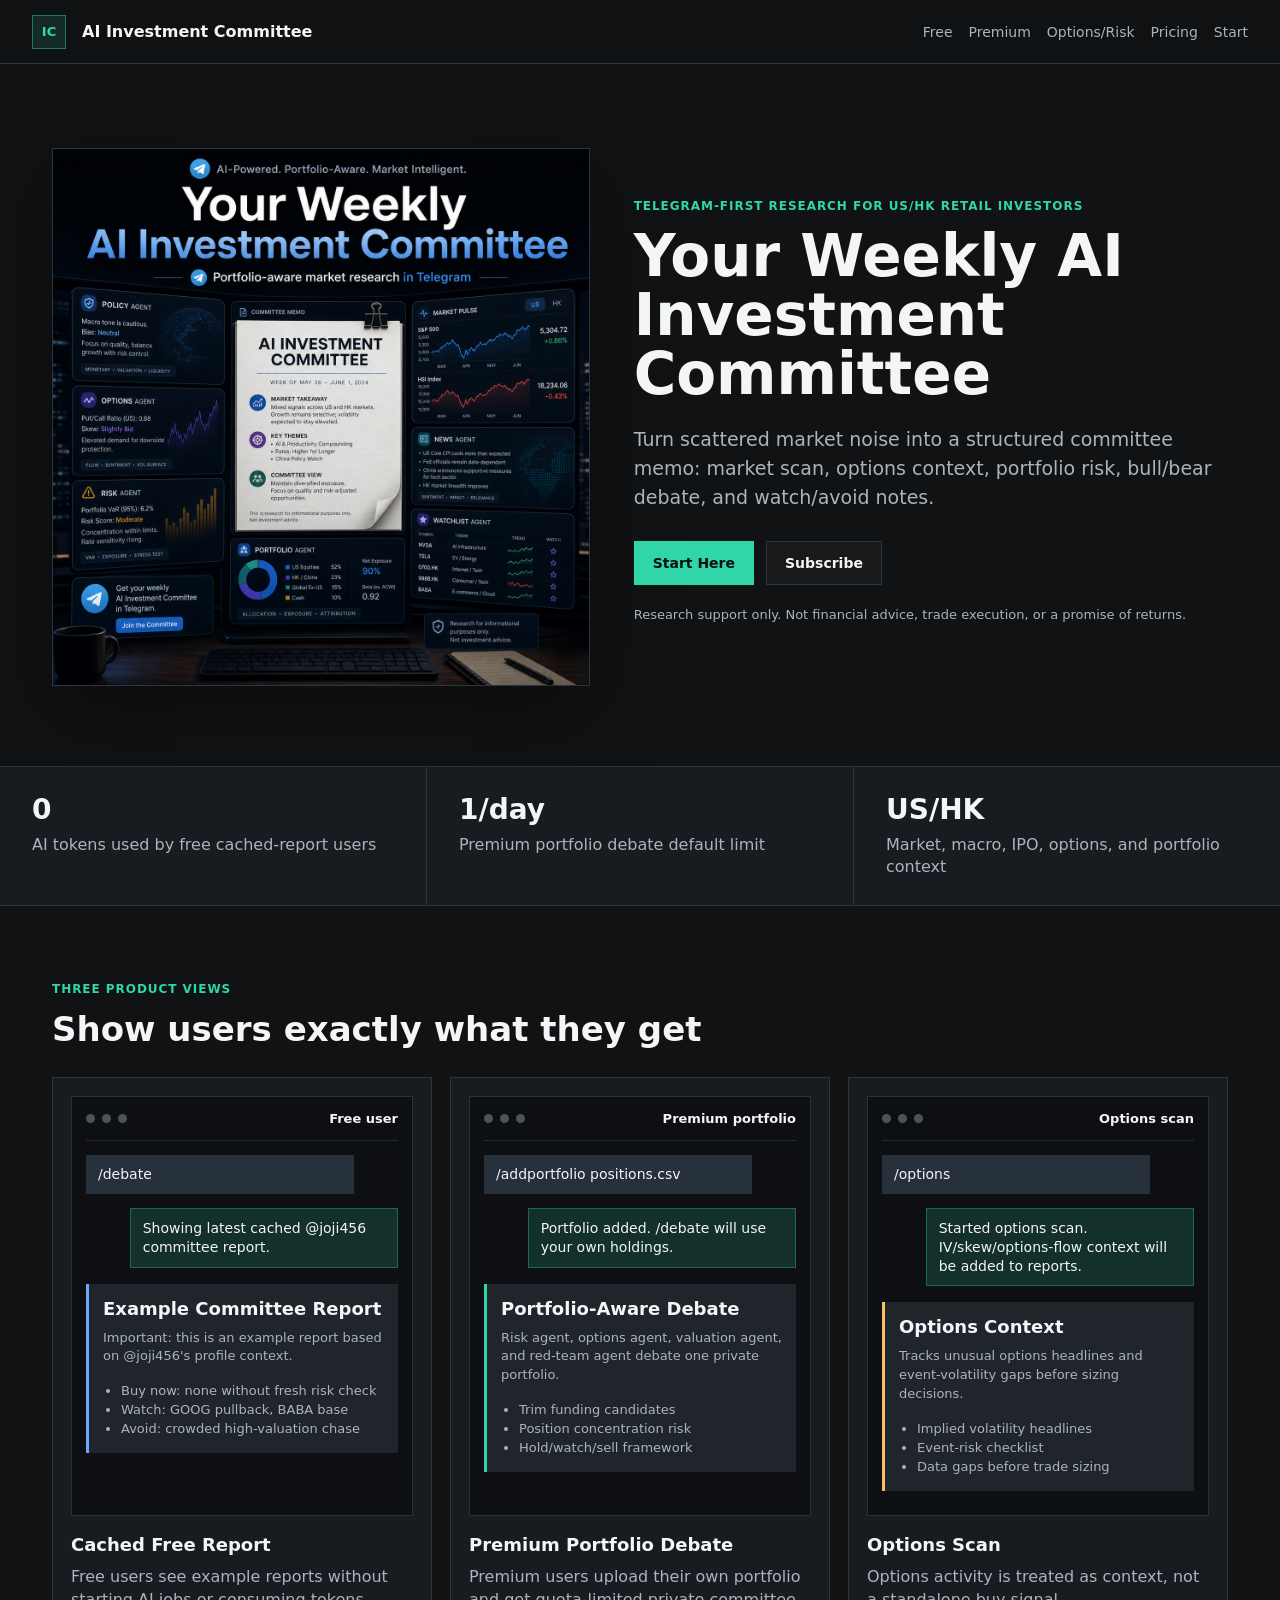
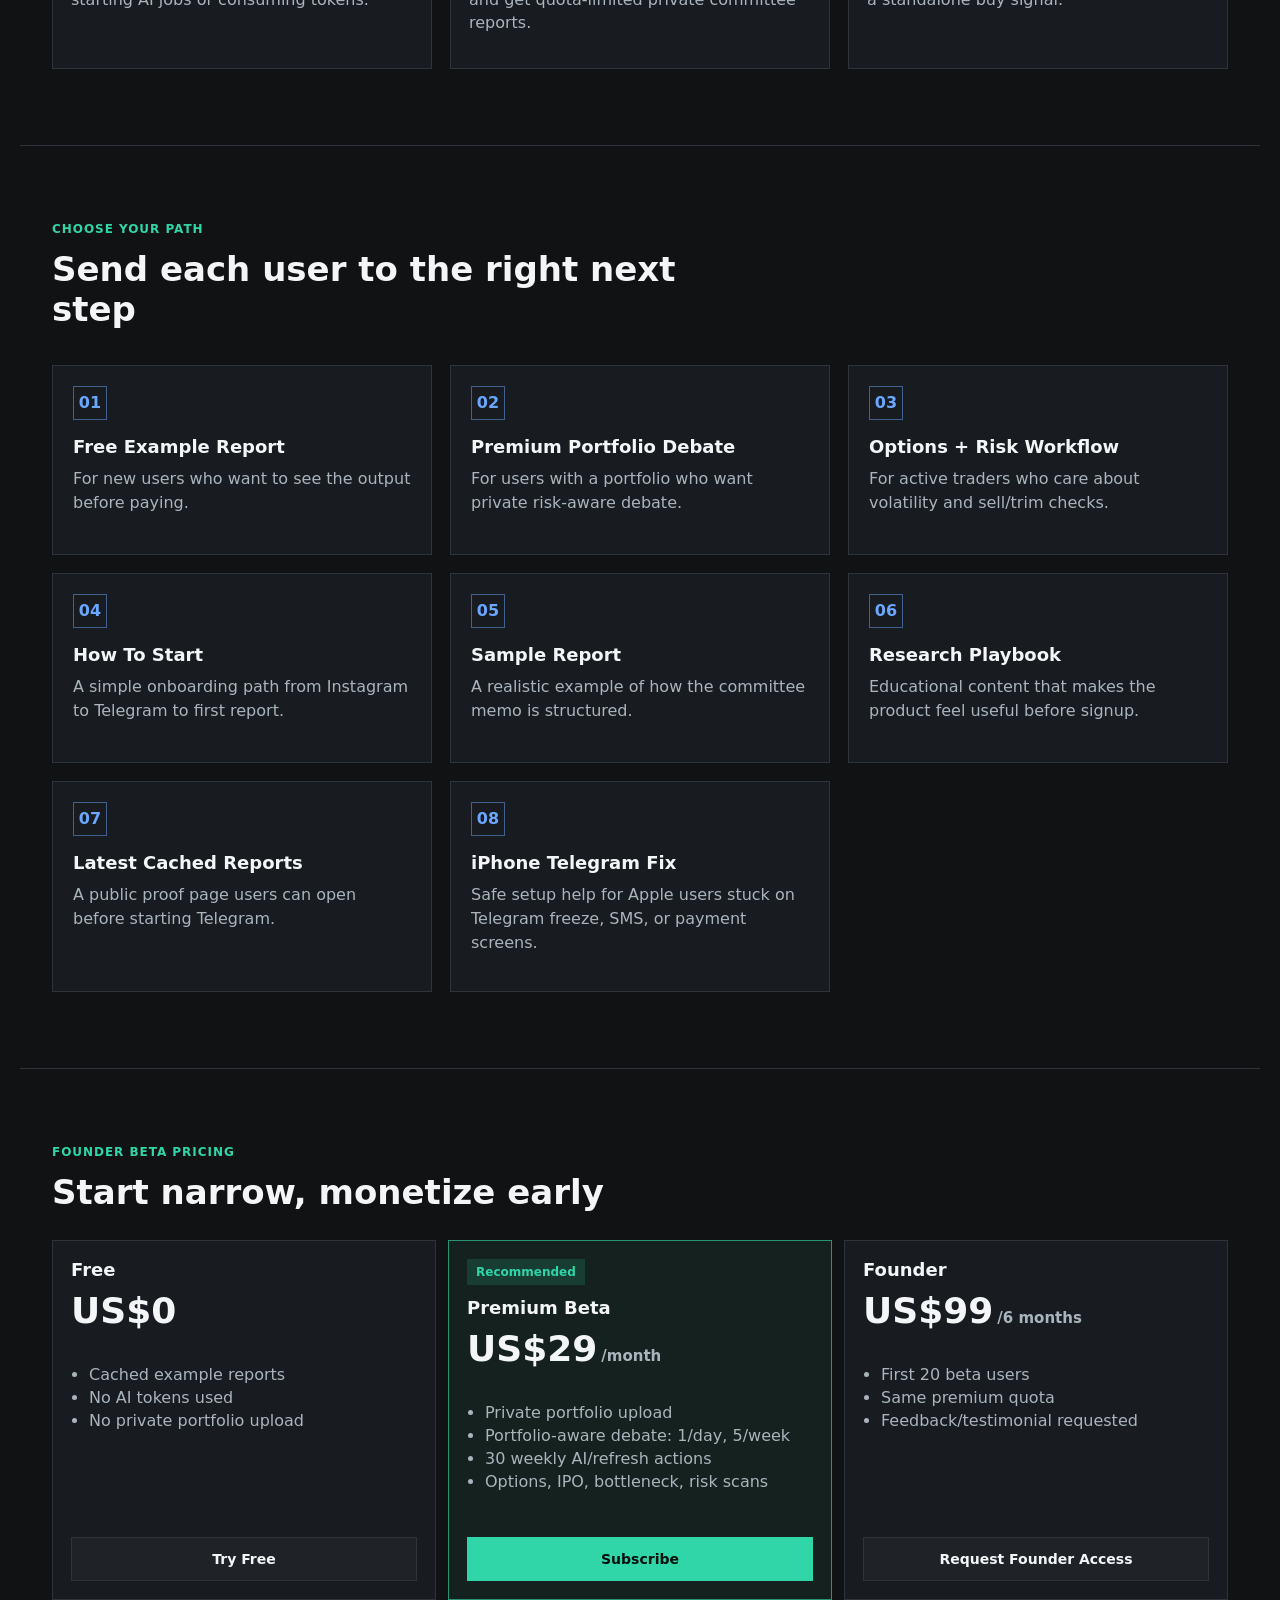
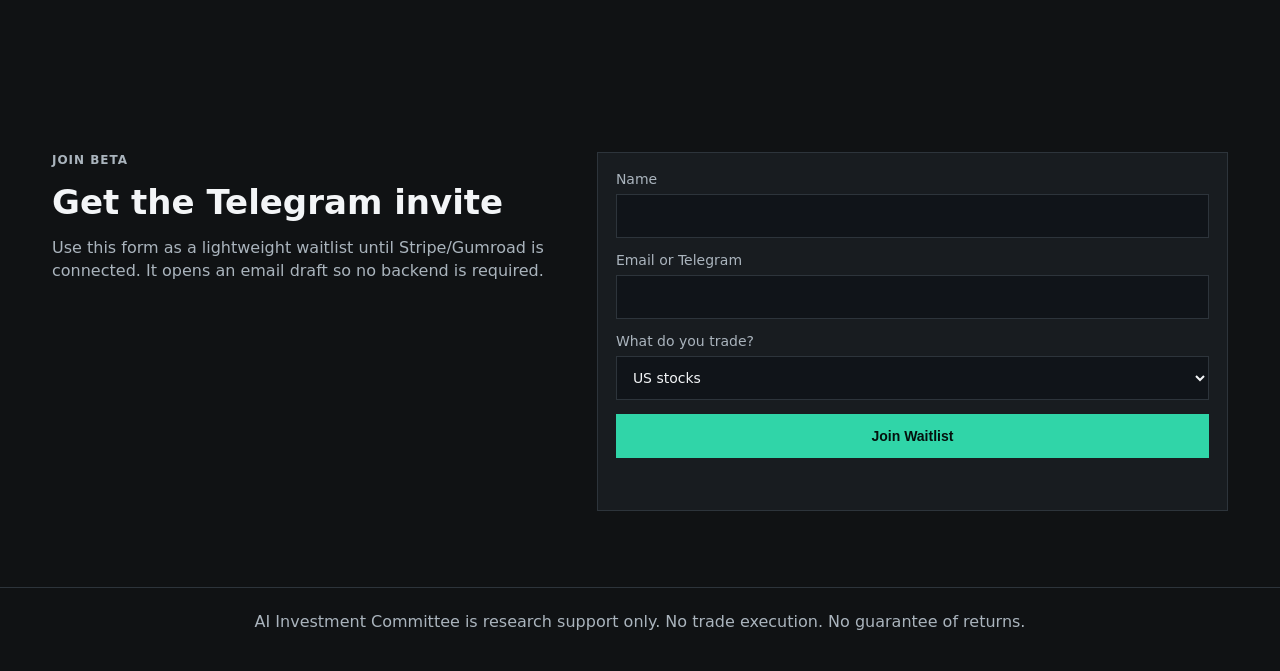
<file: index.html>
<!doctype html>
<html lang="en">
<head>
  <meta charset="utf-8">
  <meta name="viewport" content="width=device-width, initial-scale=1">
  <title>AI Investment Committee in Telegram</title>
  <meta name="description" content="Portfolio-aware AI market research, options scans, and investment committee reports in Telegram. Research support only.">
  <link rel="stylesheet" href="./styles.css">
</head>
<body>
  <header class="topbar">
    <a class="brand" href="#top" aria-label="AI Investment Committee home">
      <span class="brand-mark">IC</span>
      <span>AI Investment Committee</span>
    </a>
    <nav aria-label="Primary">
      <a href="./free-report.html">Free</a>
      <a href="./premium.html">Premium</a>
      <a href="./options-risk.html">Options/Risk</a>
      <a href="./pricing.html">Pricing</a>
      <a href="./links.html">Start</a>
    </nav>
  </header>

  <main id="top">
    <section class="hero">
      <div class="hero-media" aria-label="Product preview">
        <img src="./assets/ai-investment-committee-launch.png" alt="AI investment committee dashboard preview">
      </div>
      <div class="hero-copy">
        <p class="eyebrow">Telegram-first research for US/HK retail investors</p>
        <h1>Your Weekly AI Investment Committee</h1>
        <p class="lead">Turn scattered market noise into a structured committee memo: market scan, options context, portfolio risk, bull/bear debate, and watch/avoid notes.</p>
        <div class="hero-actions">
          <a class="button primary" href="./links.html">Start Here</a>
          <a class="button secondary" href="./subscribe.html">Subscribe</a>
        </div>
        <p class="notice">Research support only. Not financial advice, trade execution, or a promise of returns.</p>
      </div>
    </section>

    <section class="metrics" aria-label="Core workflow">
      <div><strong>0</strong><span>AI tokens used by free cached-report users</span></div>
      <div><strong>1/day</strong><span>Premium portfolio debate default limit</span></div>
      <div><strong>US/HK</strong><span>Market, macro, IPO, options, and portfolio context</span></div>
    </section>

    <section id="examples" class="section">
      <div class="section-heading">
        <p class="eyebrow">Three product views</p>
        <h2>Show users exactly what they get</h2>
      </div>
      <div class="screenshots">
        <article class="shot">
          <div class="telegram-window">
            <div class="window-head"><span></span><span></span><span></span><b>Free user</b></div>
            <div class="message incoming">/debate</div>
            <div class="message outgoing">Showing latest cached @joji456 committee report.</div>
            <div class="report-card">
              <h3>Example Committee Report</h3>
              <p>Important: this is an example report based on @joji456's profile context.</p>
              <ul>
                <li>Buy now: none without fresh risk check</li>
                <li>Watch: GOOG pullback, BABA base</li>
                <li>Avoid: crowded high-valuation chase</li>
              </ul>
            </div>
          </div>
          <h3>Cached Free Report</h3>
          <p>Free users see example reports without starting AI jobs or consuming tokens.</p>
        </article>

        <article class="shot">
          <div class="telegram-window">
            <div class="window-head"><span></span><span></span><span></span><b>Premium portfolio</b></div>
            <div class="message incoming">/addportfolio positions.csv</div>
            <div class="message outgoing">Portfolio added. /debate will use your own holdings.</div>
            <div class="report-card accent">
              <h3>Portfolio-Aware Debate</h3>
              <p>Risk agent, options agent, valuation agent, and red-team agent debate one private portfolio.</p>
              <ul>
                <li>Trim funding candidates</li>
                <li>Position concentration risk</li>
                <li>Hold/watch/sell framework</li>
              </ul>
            </div>
          </div>
          <h3>Premium Portfolio Debate</h3>
          <p>Premium users upload their own portfolio and get quota-limited private committee reports.</p>
        </article>

        <article class="shot">
          <div class="telegram-window">
            <div class="window-head"><span></span><span></span><span></span><b>Options scan</b></div>
            <div class="message incoming">/options</div>
            <div class="message outgoing">Started options scan. IV/skew/options-flow context will be added to reports.</div>
            <div class="report-card warm">
              <h3>Options Context</h3>
              <p>Tracks unusual options headlines and event-volatility gaps before sizing decisions.</p>
              <ul>
                <li>Implied volatility headlines</li>
                <li>Event-risk checklist</li>
                <li>Data gaps before trade sizing</li>
              </ul>
            </div>
          </div>
          <h3>Options Scan</h3>
          <p>Options activity is treated as context, not a standalone buy signal.</p>
        </article>
      </div>
    </section>

    <section class="section route-grid" aria-label="Choose your path">
      <div class="section-heading">
        <p class="eyebrow">Choose your path</p>
        <h2>Send each user to the right next step</h2>
      </div>
      <a class="route-card" href="./free-report.html">
        <span>01</span>
        <h3>Free Example Report</h3>
        <p>For new users who want to see the output before paying.</p>
      </a>
      <a class="route-card" href="./premium.html">
        <span>02</span>
        <h3>Premium Portfolio Debate</h3>
        <p>For users with a portfolio who want private risk-aware debate.</p>
      </a>
      <a class="route-card" href="./options-risk.html">
        <span>03</span>
        <h3>Options + Risk Workflow</h3>
        <p>For active traders who care about volatility and sell/trim checks.</p>
      </a>
      <a class="route-card" href="./start.html">
        <span>04</span>
        <h3>How To Start</h3>
        <p>A simple onboarding path from Instagram to Telegram to first report.</p>
      </a>
      <a class="route-card" href="./sample-report.html">
        <span>05</span>
        <h3>Sample Report</h3>
        <p>A realistic example of how the committee memo is structured.</p>
      </a>
      <a class="route-card" href="./learn.html">
        <span>06</span>
        <h3>Research Playbook</h3>
        <p>Educational content that makes the product feel useful before signup.</p>
      </a>
      <a class="route-card" href="./latest-reports.html">
        <span>07</span>
        <h3>Latest Cached Reports</h3>
        <p>A public proof page users can open before starting Telegram.</p>
      </a>
      <a class="route-card" href="./iphone-telegram-fix.html">
        <span>08</span>
        <h3>iPhone Telegram Fix</h3>
        <p>Safe setup help for Apple users stuck on Telegram freeze, SMS, or payment screens.</p>
      </a>
    </section>

    <section id="pricing" class="pricing section">
      <div class="section-heading">
        <p class="eyebrow">Founder beta pricing</p>
        <h2>Start narrow, monetize early</h2>
      </div>
      <div class="plans">
        <article class="plan">
          <h3>Free</h3>
          <p class="price">US$0</p>
          <ul>
            <li>Cached example reports</li>
            <li>No AI tokens used</li>
            <li>No private portfolio upload</li>
          </ul>
          <a class="button secondary" href="#waitlist">Try Free</a>
        </article>
        <article class="plan featured">
          <p class="badge">Recommended</p>
          <h3>Premium Beta</h3>
          <p class="price">US$29<span>/month</span></p>
          <ul>
            <li>Private portfolio upload</li>
            <li>Portfolio-aware debate: 1/day, 5/week</li>
            <li>30 weekly AI/refresh actions</li>
            <li>Options, IPO, bottleneck, risk scans</li>
          </ul>
          <a class="button primary" data-payment-link href="https://gumroad.com/l/ai-investment-committee-beta">Subscribe</a>
        </article>
        <article class="plan">
          <h3>Founder</h3>
          <p class="price">US$99<span>/6 months</span></p>
          <ul>
            <li>First 20 beta users</li>
            <li>Same premium quota</li>
            <li>Feedback/testimonial requested</li>
          </ul>
          <a class="button secondary" href="#waitlist">Request Founder Access</a>
        </article>
      </div>
    </section>

    <section id="waitlist" class="waitlist section">
      <div>
        <p class="eyebrow">Join beta</p>
        <h2>Get the Telegram invite</h2>
        <p>Use this form as a lightweight waitlist until Stripe/Gumroad is connected. It opens an email draft so no backend is required.</p>
      </div>
      <form id="waitlistForm" class="waitlist-form">
        <label>
          Name
          <input name="name" autocomplete="name" required>
        </label>
        <label>
          Email or Telegram
          <input name="contact" autocomplete="email" required>
        </label>
        <label>
          What do you trade?
          <select name="segment">
            <option>US stocks</option>
            <option>HK stocks</option>
            <option>Options</option>
            <option>Mixed portfolio</option>
          </select>
        </label>
        <button class="button primary" type="submit">Join Waitlist</button>
        <p id="formStatus" role="status"></p>
      </form>
    </section>
  </main>

  <footer>
    <p>AI Investment Committee is research support only. No trade execution. No guarantee of returns.</p>
  </footer>

  <script src="./main.js"></script>
</body>
</html>
</file>
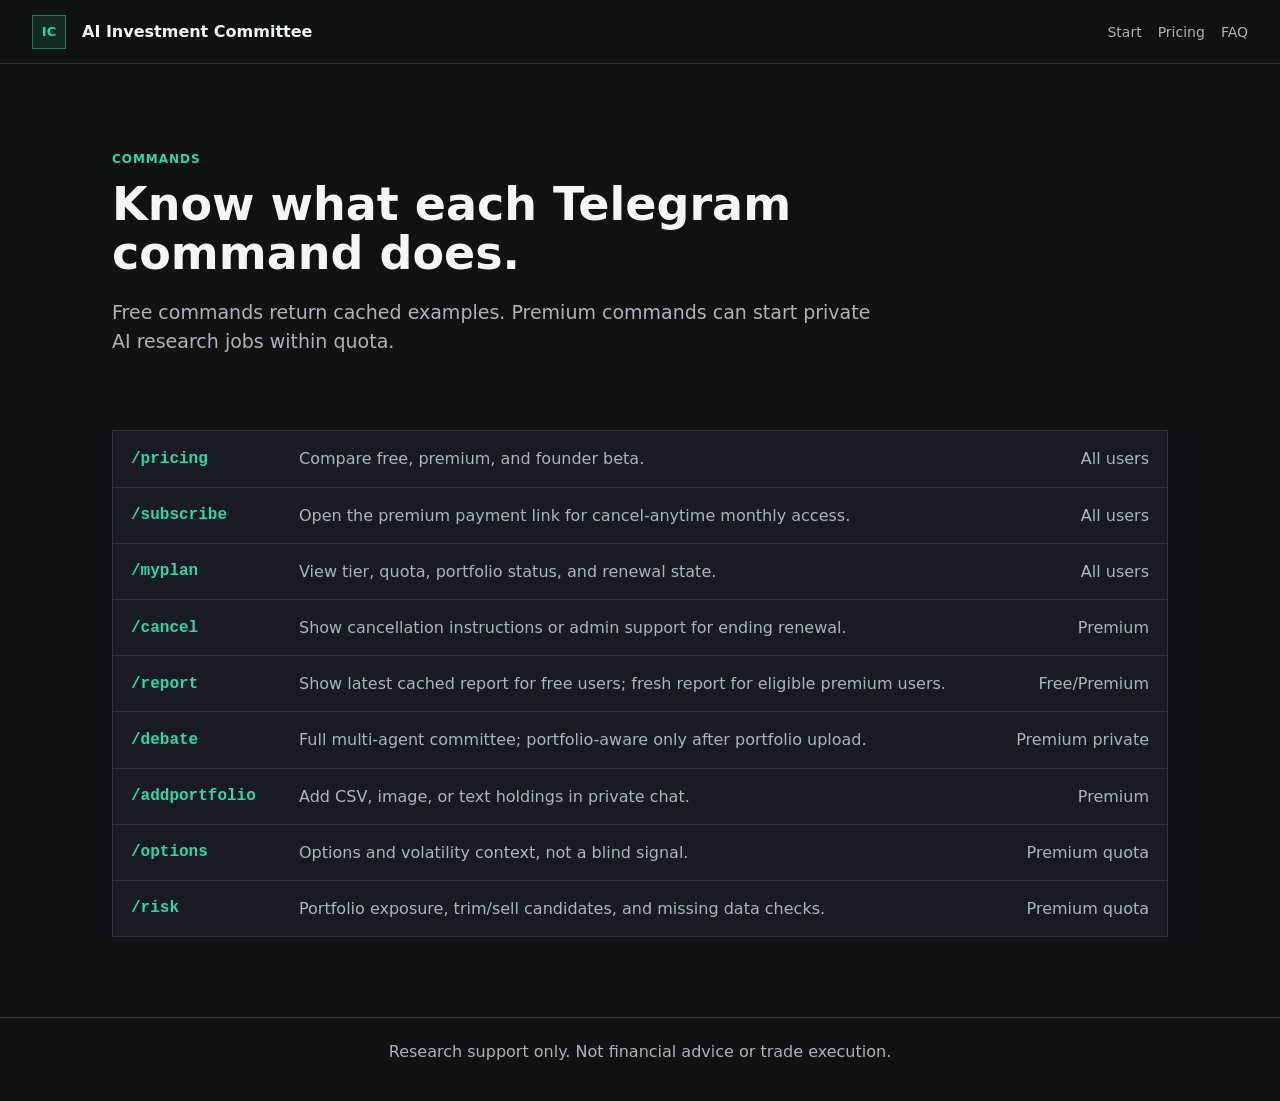
<file: commands.html>
<!doctype html>
<html lang="en">
<head>
  <meta charset="utf-8">
  <meta name="viewport" content="width=device-width, initial-scale=1">
  <title>Command Guide | AI Investment Committee</title>
  <meta name="description" content="Telegram command guide for AI Investment Committee.">
  <link rel="stylesheet" href="./styles.css">
</head>
<body>
  <header class="topbar">
    <a class="brand" href="./index.html"><span class="brand-mark">IC</span><span>AI Investment Committee</span></a>
    <nav aria-label="Primary"><a href="./start.html">Start</a><a href="./pricing.html">Pricing</a><a href="./faq.html">FAQ</a></nav>
  </header>
  <main class="page-shell">
    <section class="page-hero">
      <p class="eyebrow">Commands</p>
      <h1>Know what each Telegram command does.</h1>
      <p class="lead">Free commands return cached examples. Premium commands can start private AI research jobs within quota.</p>
    </section>
    <section class="command-table" aria-label="Command guide">
      <div><b>/pricing</b><span>Compare free, premium, and founder beta.</span><em>All users</em></div>
      <div><b>/subscribe</b><span>Open the premium payment link for cancel-anytime monthly access.</span><em>All users</em></div>
      <div><b>/myplan</b><span>View tier, quota, portfolio status, and renewal state.</span><em>All users</em></div>
      <div><b>/cancel</b><span>Show cancellation instructions or admin support for ending renewal.</span><em>Premium</em></div>
      <div><b>/report</b><span>Show latest cached report for free users; fresh report for eligible premium users.</span><em>Free/Premium</em></div>
      <div><b>/debate</b><span>Full multi-agent committee; portfolio-aware only after portfolio upload.</span><em>Premium private</em></div>
      <div><b>/addportfolio</b><span>Add CSV, image, or text holdings in private chat.</span><em>Premium</em></div>
      <div><b>/options</b><span>Options and volatility context, not a blind signal.</span><em>Premium quota</em></div>
      <div><b>/risk</b><span>Portfolio exposure, trim/sell candidates, and missing data checks.</span><em>Premium quota</em></div>
    </section>
  </main>
  <footer><p>Research support only. Not financial advice or trade execution.</p></footer>
</body>
</html>
</file>
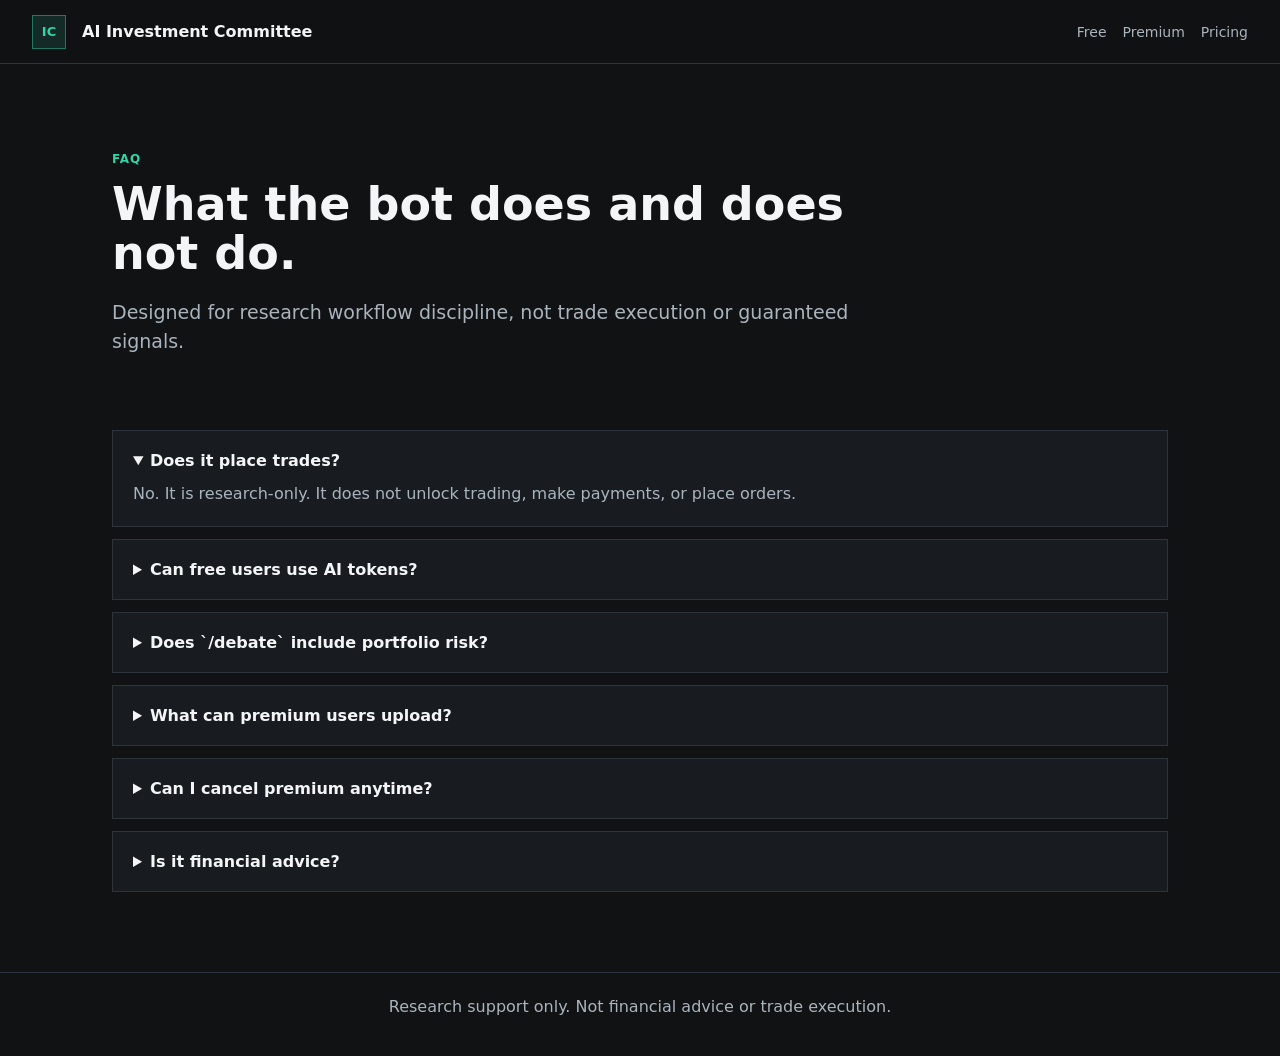
<file: faq.html>
<!doctype html>
<html lang="en">
<head>
  <meta charset="utf-8">
  <meta name="viewport" content="width=device-width, initial-scale=1">
  <title>FAQ | AI Investment Committee</title>
  <meta name="description" content="FAQ for AI Investment Committee trading research bot.">
  <link rel="stylesheet" href="./styles.css">
</head>
<body>
  <header class="topbar">
    <a class="brand" href="./index.html"><span class="brand-mark">IC</span><span>AI Investment Committee</span></a>
    <nav aria-label="Primary"><a href="./free-report.html">Free</a><a href="./premium.html">Premium</a><a href="./pricing.html">Pricing</a></nav>
  </header>
  <main class="page-shell">
    <section class="page-hero">
      <p class="eyebrow">FAQ</p>
      <h1>What the bot does and does not do.</h1>
      <p class="lead">Designed for research workflow discipline, not trade execution or guaranteed signals.</p>
    </section>
    <section class="faq-list">
      <details open><summary>Does it place trades?</summary><p>No. It is research-only. It does not unlock trading, make payments, or place orders.</p></details>
      <details><summary>Can free users use AI tokens?</summary><p>No. Free `/scan`, `/report`, and `/debate` return cached example content.</p></details>
      <details><summary>Does `/debate` include portfolio risk?</summary><p>Only for premium users who added a portfolio. Users without a portfolio see non-portfolio research or examples.</p></details>
      <details><summary>What can premium users upload?</summary><p>CSV, image, or text in private chat through `/addportfolio`, within quota.</p></details>
      <details><summary>Can I cancel premium anytime?</summary><p>Yes. Premium is monthly access. Cancelling stops the next renewal and keeps access active until the paid period ends.</p></details>
      <details><summary>Is it financial advice?</summary><p>No. It is decision support and research organization only.</p></details>
    </section>
  </main>
  <footer><p>Research support only. Not financial advice or trade execution.</p></footer>
</body>
</html>
</file>
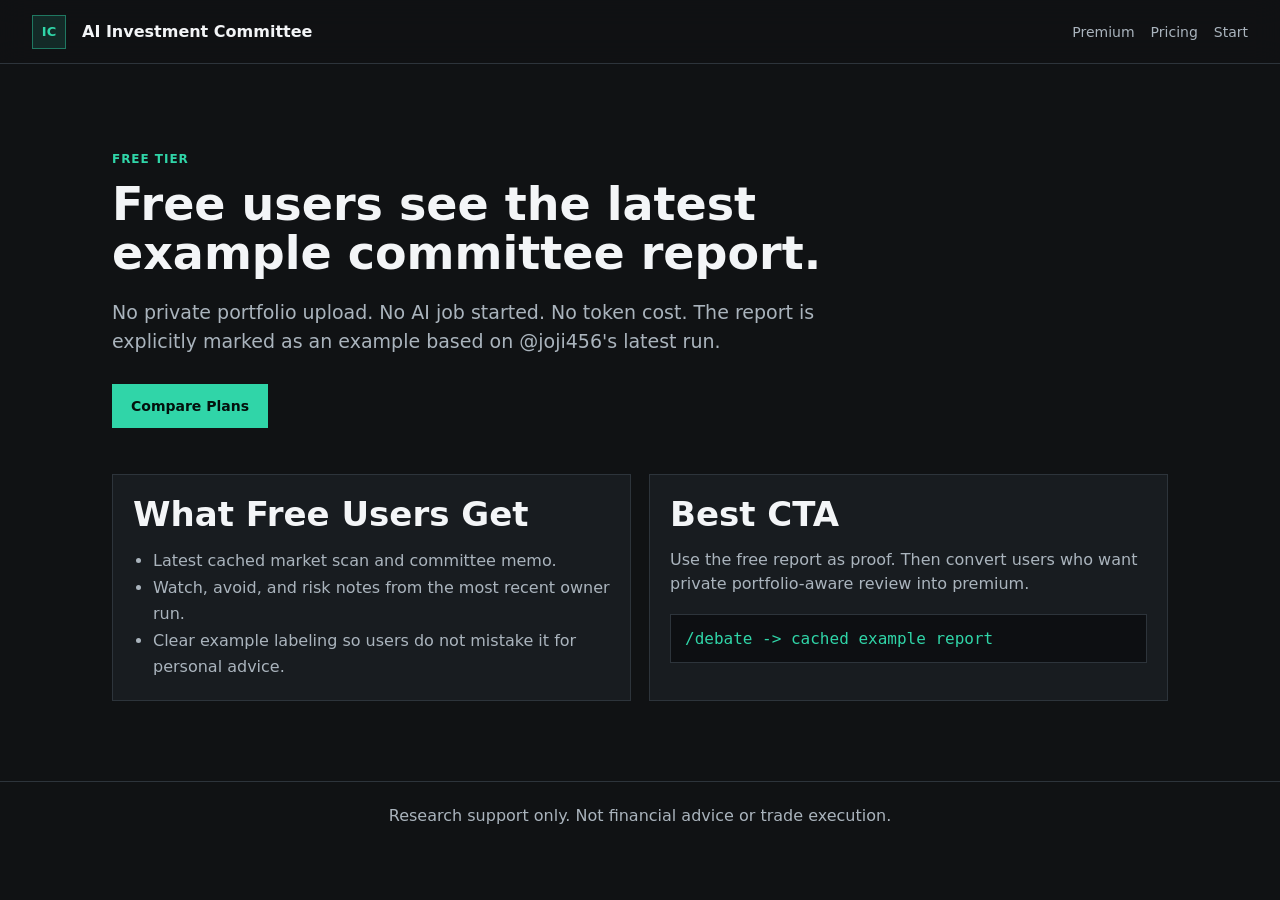
<file: free-report.html>
<!doctype html>
<html lang="en">
<head>
  <meta charset="utf-8">
  <meta name="viewport" content="width=device-width, initial-scale=1">
  <title>Free Example Report | AI Investment Committee</title>
  <meta name="description" content="See the cached free example report experience for AI Investment Committee.">
  <link rel="stylesheet" href="./styles.css">
</head>
<body>
  <header class="topbar">
    <a class="brand" href="./index.html"><span class="brand-mark">IC</span><span>AI Investment Committee</span></a>
    <nav aria-label="Primary"><a href="./premium.html">Premium</a><a href="./pricing.html">Pricing</a><a href="./links.html">Start</a></nav>
  </header>
  <main class="page-shell">
    <section class="page-hero">
      <p class="eyebrow">Free tier</p>
      <h1>Free users see the latest example committee report.</h1>
      <p class="lead">No private portfolio upload. No AI job started. No token cost. The report is explicitly marked as an example based on @joji456's latest run.</p>
      <a class="button primary" href="./pricing.html">Compare Plans</a>
    </section>
    <section class="content-grid">
      <article class="content-panel">
        <h2>What Free Users Get</h2>
        <ul class="check-list">
          <li>Latest cached market scan and committee memo.</li>
          <li>Watch, avoid, and risk notes from the most recent owner run.</li>
          <li>Clear example labeling so users do not mistake it for personal advice.</li>
        </ul>
      </article>
      <article class="content-panel">
        <h2>Best CTA</h2>
        <p>Use the free report as proof. Then convert users who want private portfolio-aware review into premium.</p>
        <div class="command-box">/debate -> cached example report</div>
      </article>
    </section>
  </main>
  <footer><p>Research support only. Not financial advice or trade execution.</p></footer>
</body>
</html>
</file>
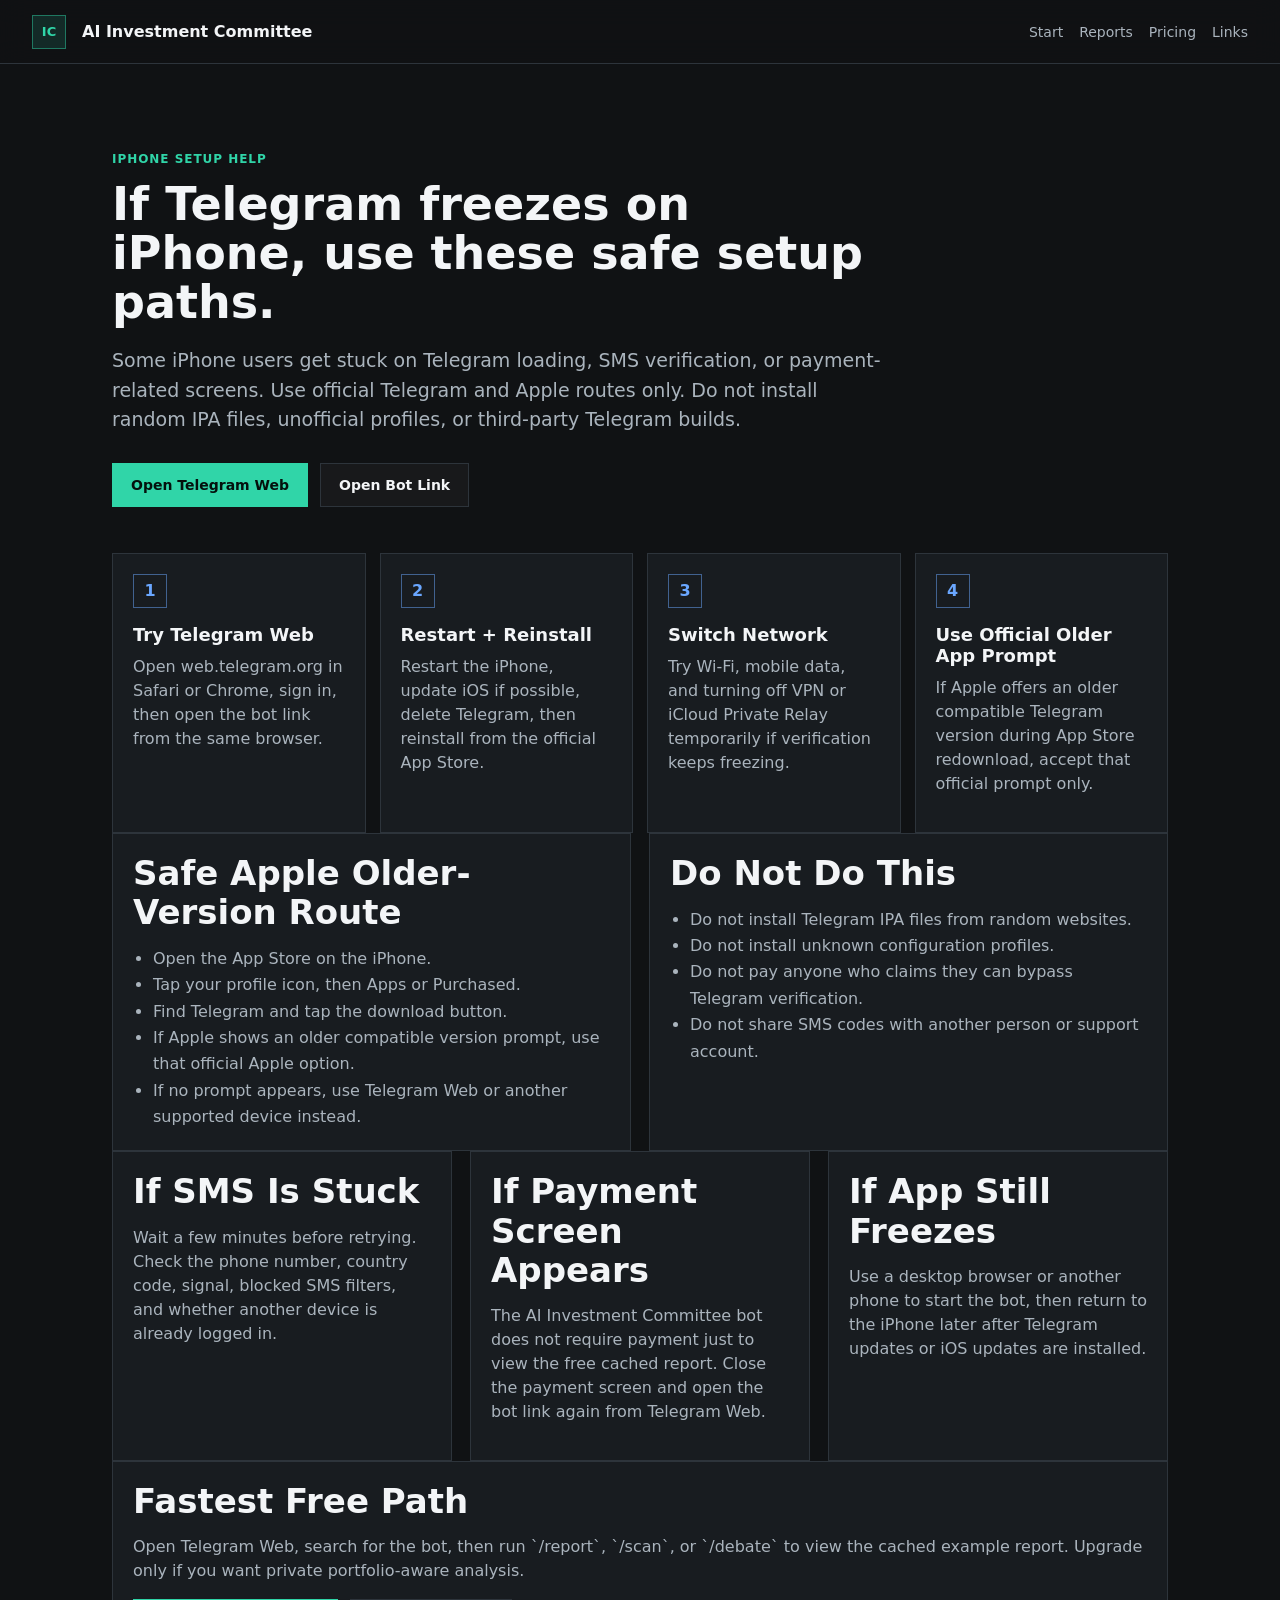
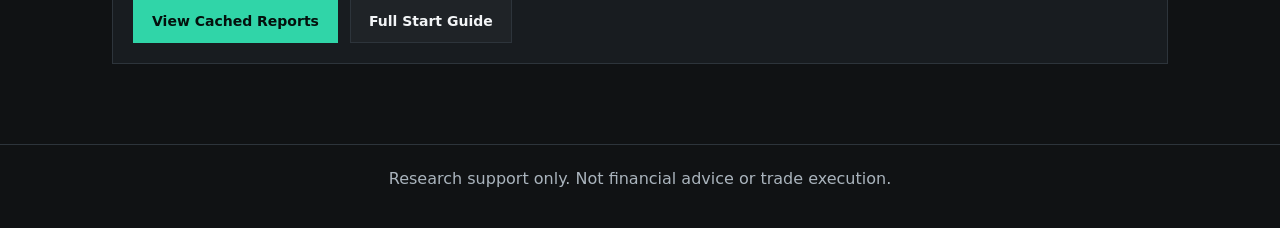
<file: iphone-telegram-fix.html>
<!doctype html>
<html lang="en">
<head>
  <meta charset="utf-8">
  <meta name="viewport" content="width=device-width, initial-scale=1">
  <title>iPhone Telegram Setup Fix | AI Investment Committee</title>
  <meta name="description" content="Troubleshooting guide for iPhone users who get stuck on Telegram setup, SMS, payment, or freeze screens.">
  <link rel="stylesheet" href="./styles.css">
</head>
<body>
  <header class="topbar">
    <a class="brand" href="./index.html"><span class="brand-mark">IC</span><span>AI Investment Committee</span></a>
    <nav aria-label="Primary"><a href="./start.html">Start</a><a href="./latest-reports.html">Reports</a><a href="./pricing.html">Pricing</a><a href="./links.html">Links</a></nav>
  </header>
  <main class="page-shell">
    <section class="page-hero">
      <p class="eyebrow">iPhone setup help</p>
      <h1>If Telegram freezes on iPhone, use these safe setup paths.</h1>
      <p class="lead">Some iPhone users get stuck on Telegram loading, SMS verification, or payment-related screens. Use official Telegram and Apple routes only. Do not install random IPA files, unofficial profiles, or third-party Telegram builds.</p>
      <div class="hero-actions">
        <a class="button primary" href="https://web.telegram.org/" rel="noopener">Open Telegram Web</a>
        <a class="button secondary" href="https://t.me/Jarvis_tele_123bot" rel="noopener">Open Bot Link</a>
      </div>
    </section>

    <section class="timeline">
      <article><span>1</span><h3>Try Telegram Web</h3><p>Open web.telegram.org in Safari or Chrome, sign in, then open the bot link from the same browser.</p></article>
      <article><span>2</span><h3>Restart + Reinstall</h3><p>Restart the iPhone, update iOS if possible, delete Telegram, then reinstall from the official App Store.</p></article>
      <article><span>3</span><h3>Switch Network</h3><p>Try Wi-Fi, mobile data, and turning off VPN or iCloud Private Relay temporarily if verification keeps freezing.</p></article>
      <article><span>4</span><h3>Use Official Older App Prompt</h3><p>If Apple offers an older compatible Telegram version during App Store redownload, accept that official prompt only.</p></article>
    </section>

    <section class="content-grid">
      <article class="content-panel">
        <h2>Safe Apple Older-Version Route</h2>
        <ul class="check-list">
          <li>Open the App Store on the iPhone.</li>
          <li>Tap your profile icon, then Apps or Purchased.</li>
          <li>Find Telegram and tap the download button.</li>
          <li>If Apple shows an older compatible version prompt, use that official Apple option.</li>
          <li>If no prompt appears, use Telegram Web or another supported device instead.</li>
        </ul>
      </article>
      <article class="content-panel">
        <h2>Do Not Do This</h2>
        <ul class="check-list">
          <li>Do not install Telegram IPA files from random websites.</li>
          <li>Do not install unknown configuration profiles.</li>
          <li>Do not pay anyone who claims they can bypass Telegram verification.</li>
          <li>Do not share SMS codes with another person or support account.</li>
        </ul>
      </article>
    </section>

    <section class="content-grid three" aria-label="Fallback options">
      <article class="content-panel">
        <h2>If SMS Is Stuck</h2>
        <p>Wait a few minutes before retrying. Check the phone number, country code, signal, blocked SMS filters, and whether another device is already logged in.</p>
      </article>
      <article class="content-panel">
        <h2>If Payment Screen Appears</h2>
        <p>The AI Investment Committee bot does not require payment just to view the free cached report. Close the payment screen and open the bot link again from Telegram Web.</p>
      </article>
      <article class="content-panel">
        <h2>If App Still Freezes</h2>
        <p>Use a desktop browser or another phone to start the bot, then return to the iPhone later after Telegram updates or iOS updates are installed.</p>
      </article>
    </section>

    <section class="content-panel">
      <h2>Fastest Free Path</h2>
      <p>Open Telegram Web, search for the bot, then run `/report`, `/scan`, or `/debate` to view the cached example report. Upgrade only if you want private portfolio-aware analysis.</p>
      <div class="hero-actions">
        <a class="button primary" href="./latest-reports.html">View Cached Reports</a>
        <a class="button secondary" href="./start.html">Full Start Guide</a>
      </div>
    </section>
  </main>
  <footer><p>Research support only. Not financial advice or trade execution.</p></footer>
</body>
</html>
</file>
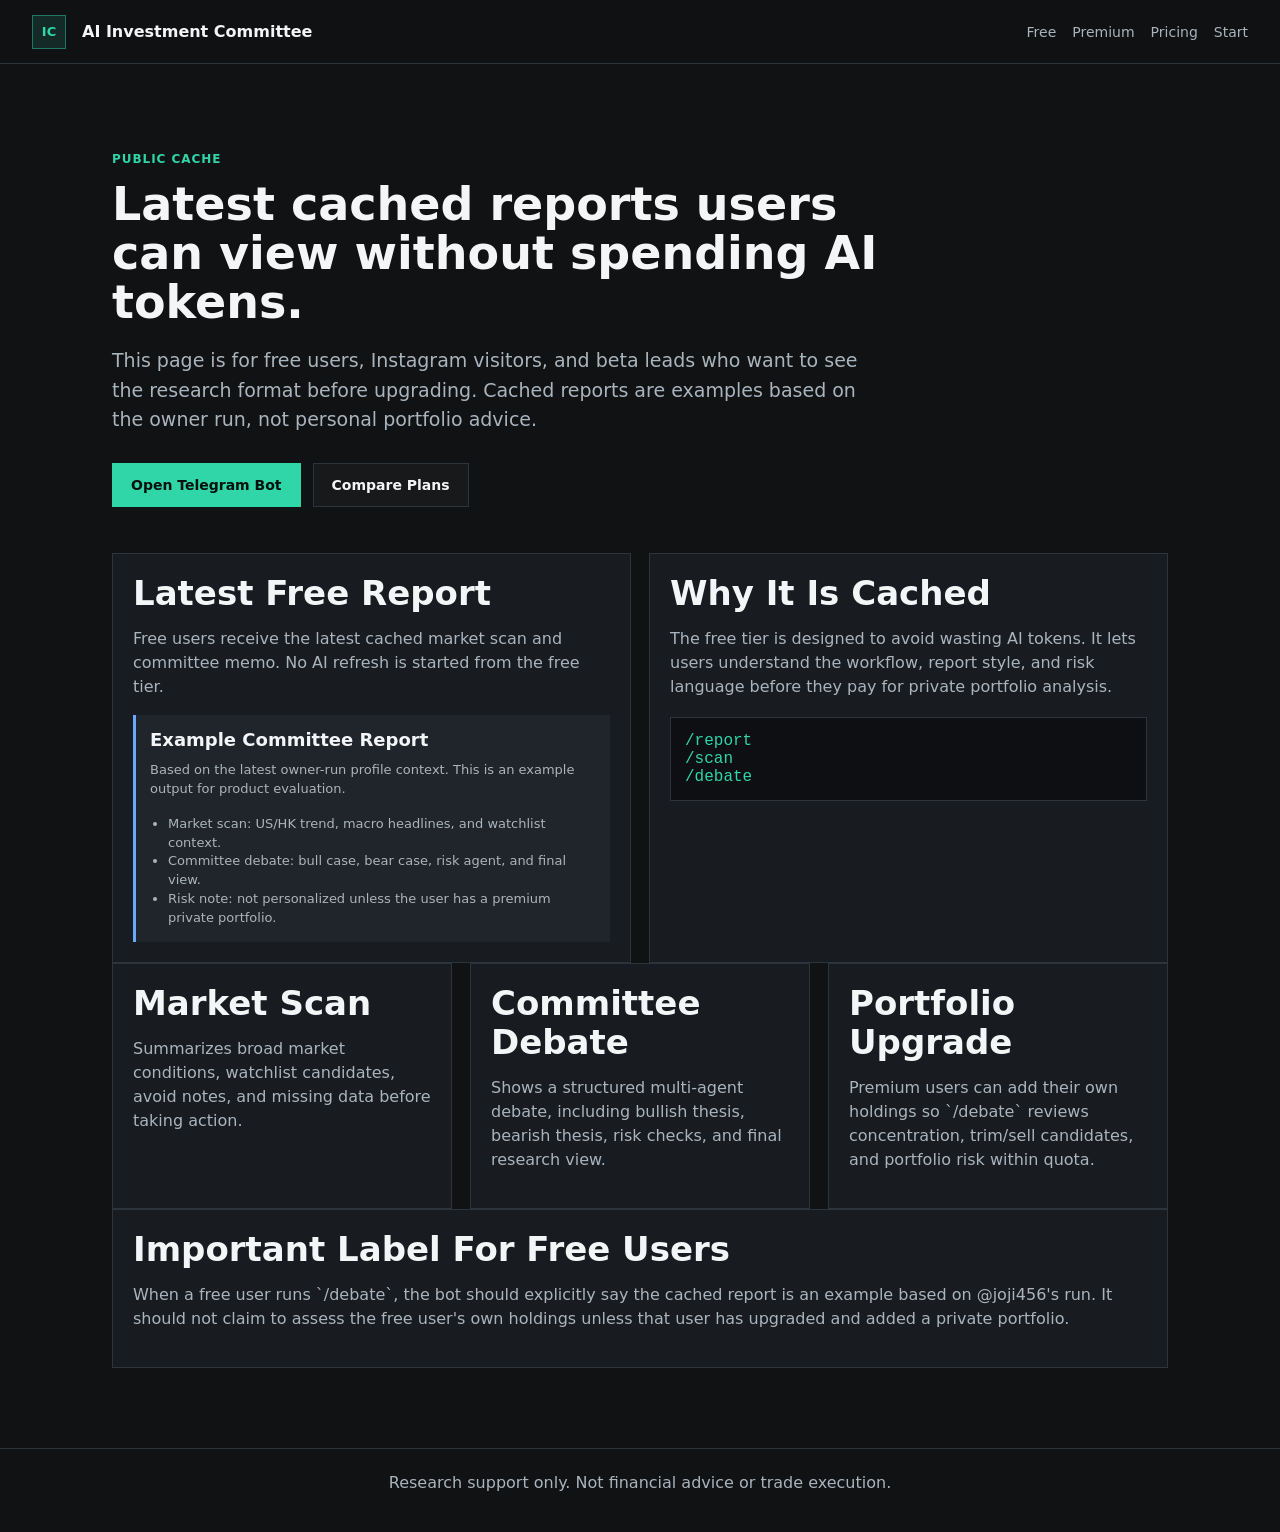
<file: latest-reports.html>
<!doctype html>
<html lang="en">
<head>
  <meta charset="utf-8">
  <meta name="viewport" content="width=device-width, initial-scale=1">
  <title>Latest Cached Reports | AI Investment Committee</title>
  <meta name="description" content="Latest cached example reports for the AI Investment Committee Telegram research bot.">
  <link rel="stylesheet" href="./styles.css">
</head>
<body>
  <header class="topbar">
    <a class="brand" href="./index.html"><span class="brand-mark">IC</span><span>AI Investment Committee</span></a>
    <nav aria-label="Primary"><a href="./free-report.html">Free</a><a href="./premium.html">Premium</a><a href="./pricing.html">Pricing</a><a href="./links.html">Start</a></nav>
  </header>
  <main class="page-shell">
    <section class="page-hero">
      <p class="eyebrow">Public cache</p>
      <h1>Latest cached reports users can view without spending AI tokens.</h1>
      <p class="lead">This page is for free users, Instagram visitors, and beta leads who want to see the research format before upgrading. Cached reports are examples based on the owner run, not personal portfolio advice.</p>
      <div class="hero-actions">
        <a class="button primary" href="https://t.me/Jarvis_tele_123bot" rel="noopener">Open Telegram Bot</a>
        <a class="button secondary" href="./pricing.html">Compare Plans</a>
      </div>
    </section>

    <section class="content-grid">
      <article class="content-panel">
        <h2>Latest Free Report</h2>
        <p>Free users receive the latest cached market scan and committee memo. No AI refresh is started from the free tier.</p>
        <div class="report-card">
          <h3>Example Committee Report</h3>
          <p>Based on the latest owner-run profile context. This is an example output for product evaluation.</p>
          <ul>
            <li>Market scan: US/HK trend, macro headlines, and watchlist context.</li>
            <li>Committee debate: bull case, bear case, risk agent, and final view.</li>
            <li>Risk note: not personalized unless the user has a premium private portfolio.</li>
          </ul>
        </div>
      </article>
      <article class="content-panel">
        <h2>Why It Is Cached</h2>
        <p>The free tier is designed to avoid wasting AI tokens. It lets users understand the workflow, report style, and risk language before they pay for private portfolio analysis.</p>
        <div class="command-box">/report<br>/scan<br>/debate</div>
      </article>
    </section>

    <section class="content-grid three" aria-label="Report types">
      <article class="content-panel">
        <h2>Market Scan</h2>
        <p>Summarizes broad market conditions, watchlist candidates, avoid notes, and missing data before taking action.</p>
      </article>
      <article class="content-panel">
        <h2>Committee Debate</h2>
        <p>Shows a structured multi-agent debate, including bullish thesis, bearish thesis, risk checks, and final research view.</p>
      </article>
      <article class="content-panel">
        <h2>Portfolio Upgrade</h2>
        <p>Premium users can add their own holdings so `/debate` reviews concentration, trim/sell candidates, and portfolio risk within quota.</p>
      </article>
    </section>

    <section class="content-panel">
      <h2>Important Label For Free Users</h2>
      <p>When a free user runs `/debate`, the bot should explicitly say the cached report is an example based on @joji456's run. It should not claim to assess the free user's own holdings unless that user has upgraded and added a private portfolio.</p>
    </section>
  </main>
  <footer><p>Research support only. Not financial advice or trade execution.</p></footer>
</body>
</html>
</file>
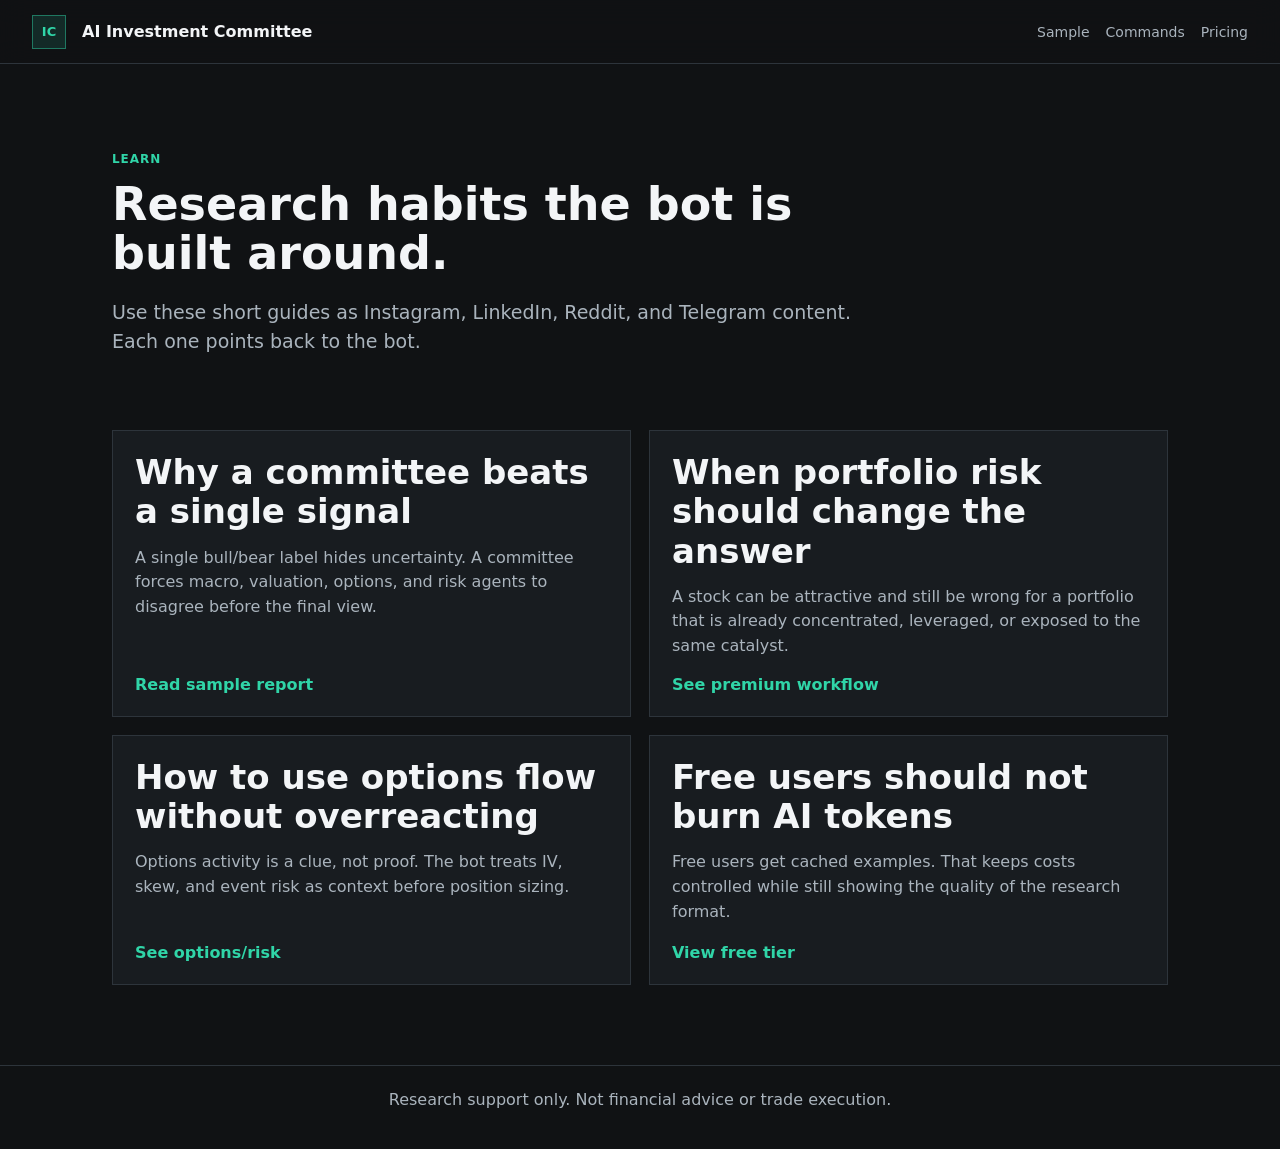
<file: learn.html>
<!doctype html>
<html lang="en">
<head>
  <meta charset="utf-8">
  <meta name="viewport" content="width=device-width, initial-scale=1">
  <title>Trading Research Playbook | AI Investment Committee</title>
  <meta name="description" content="Educational trading research content for AI Investment Committee users.">
  <link rel="stylesheet" href="./styles.css">
</head>
<body>
  <header class="topbar">
    <a class="brand" href="./index.html"><span class="brand-mark">IC</span><span>AI Investment Committee</span></a>
    <nav aria-label="Primary"><a href="./sample-report.html">Sample</a><a href="./commands.html">Commands</a><a href="./pricing.html">Pricing</a></nav>
  </header>
  <main class="page-shell">
    <section class="page-hero">
      <p class="eyebrow">Learn</p>
      <h1>Research habits the bot is built around.</h1>
      <p class="lead">Use these short guides as Instagram, LinkedIn, Reddit, and Telegram content. Each one points back to the bot.</p>
    </section>
    <section class="article-list">
      <article><h2>Why a committee beats a single signal</h2><p>A single bull/bear label hides uncertainty. A committee forces macro, valuation, options, and risk agents to disagree before the final view.</p><a href="./sample-report.html">Read sample report</a></article>
      <article><h2>When portfolio risk should change the answer</h2><p>A stock can be attractive and still be wrong for a portfolio that is already concentrated, leveraged, or exposed to the same catalyst.</p><a href="./premium.html">See premium workflow</a></article>
      <article><h2>How to use options flow without overreacting</h2><p>Options activity is a clue, not proof. The bot treats IV, skew, and event risk as context before position sizing.</p><a href="./options-risk.html">See options/risk</a></article>
      <article><h2>Free users should not burn AI tokens</h2><p>Free users get cached examples. That keeps costs controlled while still showing the quality of the research format.</p><a href="./free-report.html">View free tier</a></article>
    </section>
  </main>
  <footer><p>Research support only. Not financial advice or trade execution.</p></footer>
</body>
</html>
</file>
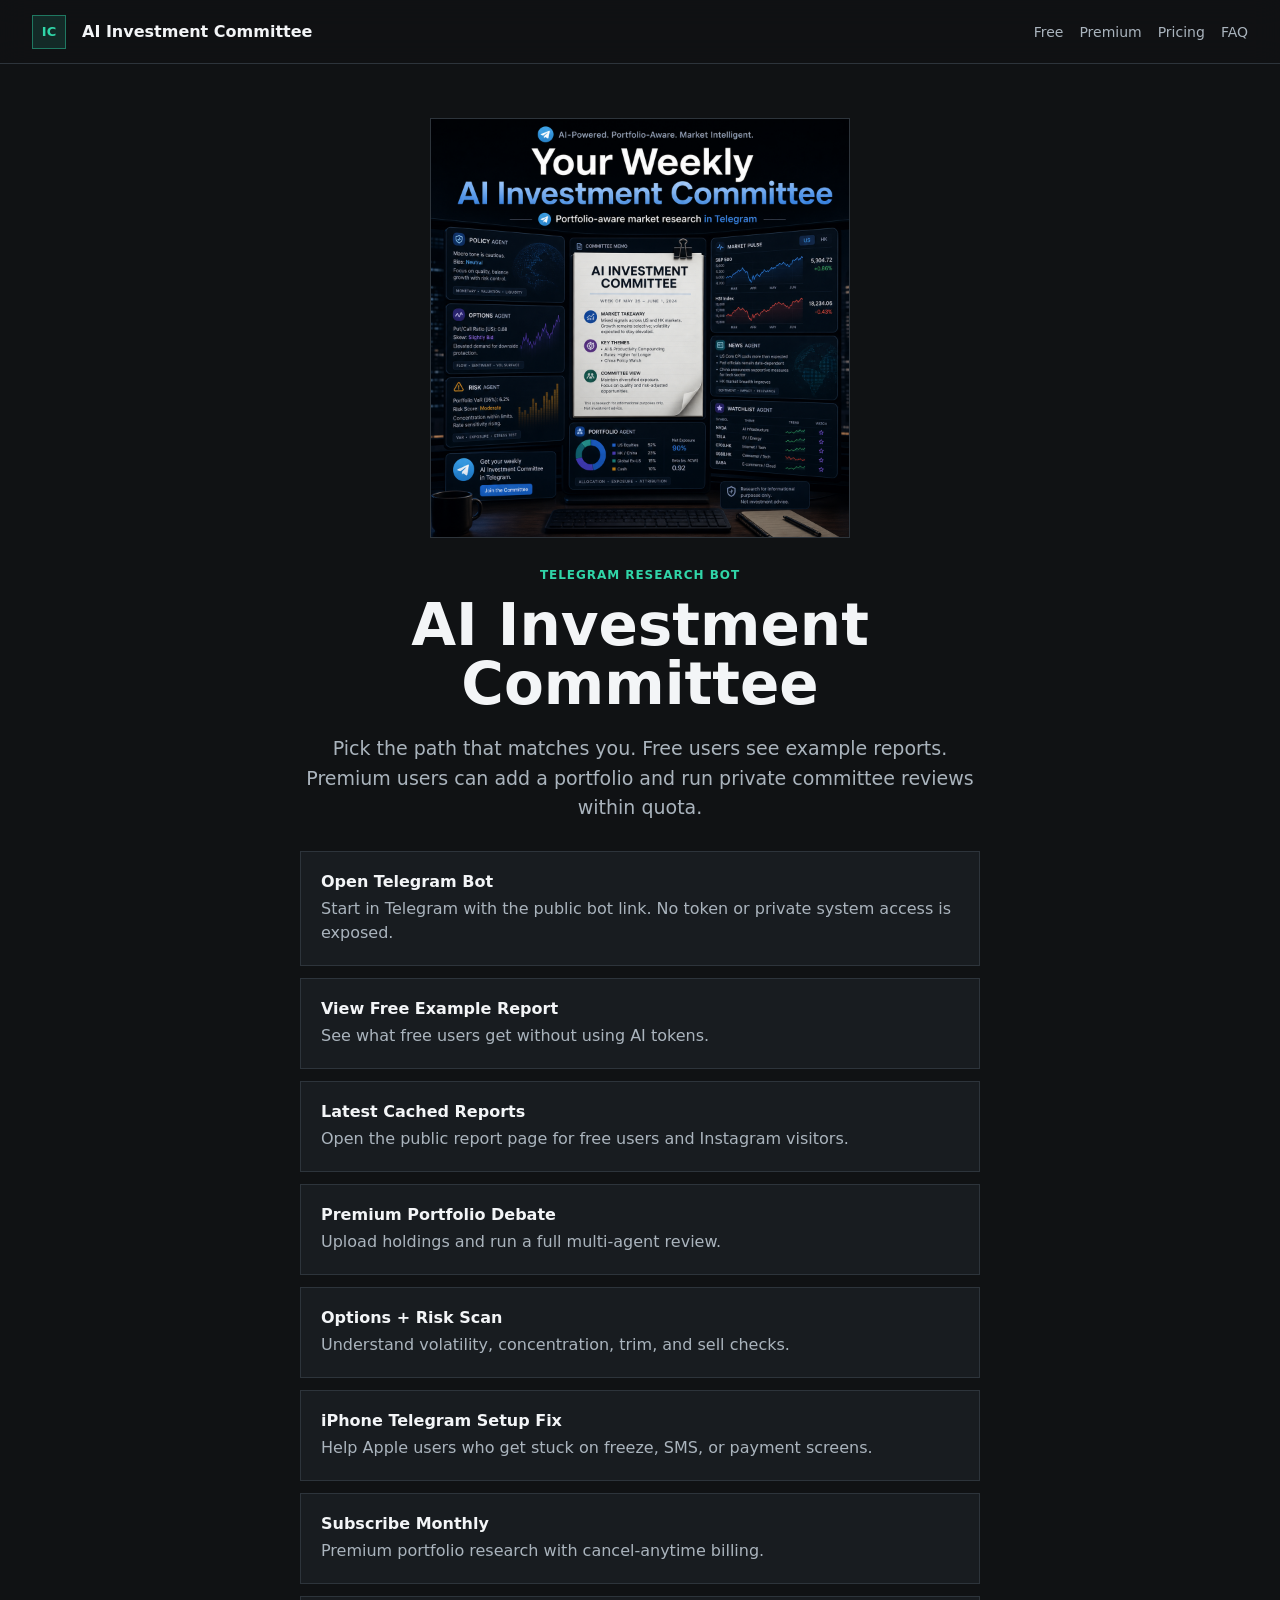
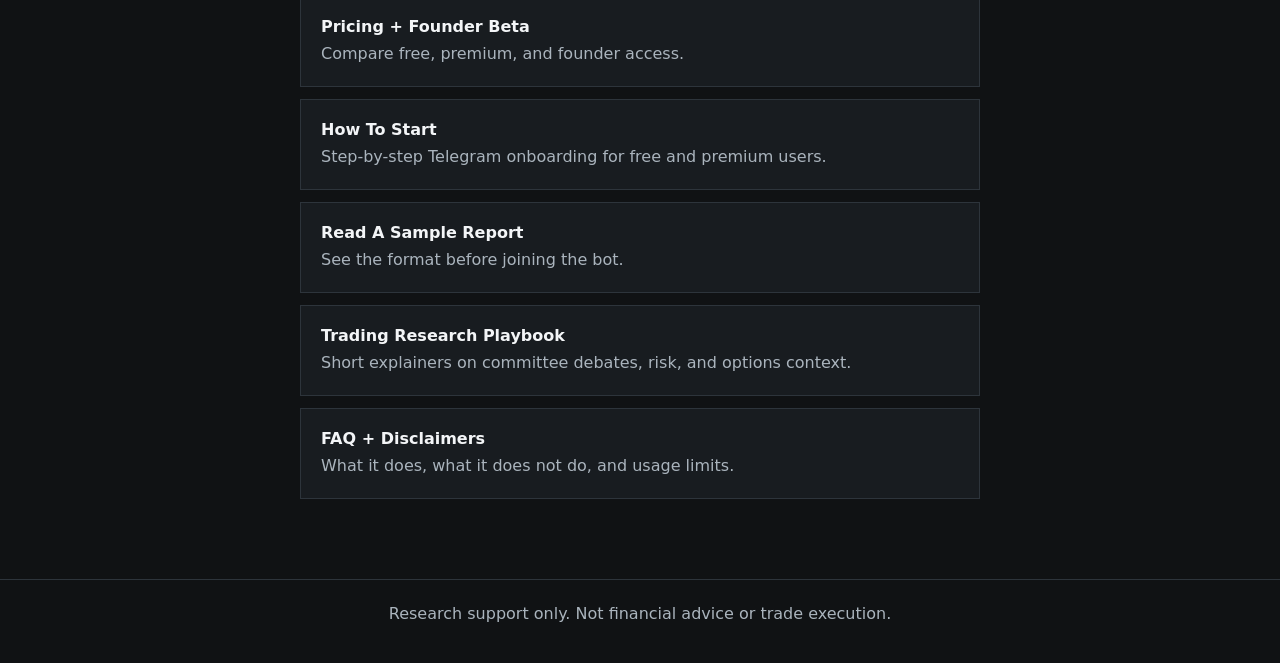
<file: links.html>
<!doctype html>
<html lang="en">
<head>
  <meta charset="utf-8">
  <meta name="viewport" content="width=device-width, initial-scale=1">
  <title>Start Here | AI Investment Committee</title>
  <meta name="description" content="Start page for the AI Investment Committee Telegram research bot.">
  <link rel="stylesheet" href="./styles.css">
</head>
<body>
  <header class="topbar">
    <a class="brand" href="./index.html"><span class="brand-mark">IC</span><span>AI Investment Committee</span></a>
    <nav aria-label="Primary">
      <a href="./free-report.html">Free</a>
      <a href="./premium.html">Premium</a>
      <a href="./pricing.html">Pricing</a>
      <a href="./faq.html">FAQ</a>
    </nav>
  </header>
  <main class="page-shell">
    <section class="link-hero">
      <img src="./assets/ai-investment-committee-launch.png" alt="AI Investment Committee preview">
      <p class="eyebrow">Telegram research bot</p>
      <h1>AI Investment Committee</h1>
      <p class="lead">Pick the path that matches you. Free users see example reports. Premium users can add a portfolio and run private committee reviews within quota.</p>
      <div class="link-list">
        <a href="https://t.me/Jarvis_tele_123bot" rel="noopener"><b>Open Telegram Bot</b><span>Start in Telegram with the public bot link. No token or private system access is exposed.</span></a>
        <a href="./free-report.html"><b>View Free Example Report</b><span>See what free users get without using AI tokens.</span></a>
        <a href="./latest-reports.html"><b>Latest Cached Reports</b><span>Open the public report page for free users and Instagram visitors.</span></a>
        <a href="./premium.html"><b>Premium Portfolio Debate</b><span>Upload holdings and run a full multi-agent review.</span></a>
        <a href="./options-risk.html"><b>Options + Risk Scan</b><span>Understand volatility, concentration, trim, and sell checks.</span></a>
        <a href="./iphone-telegram-fix.html"><b>iPhone Telegram Setup Fix</b><span>Help Apple users who get stuck on freeze, SMS, or payment screens.</span></a>
        <a href="./subscribe.html"><b>Subscribe Monthly</b><span>Premium portfolio research with cancel-anytime billing.</span></a>
        <a href="./pricing.html"><b>Pricing + Founder Beta</b><span>Compare free, premium, and founder access.</span></a>
        <a href="./start.html"><b>How To Start</b><span>Step-by-step Telegram onboarding for free and premium users.</span></a>
        <a href="./sample-report.html"><b>Read A Sample Report</b><span>See the format before joining the bot.</span></a>
        <a href="./learn.html"><b>Trading Research Playbook</b><span>Short explainers on committee debates, risk, and options context.</span></a>
        <a href="./faq.html"><b>FAQ + Disclaimers</b><span>What it does, what it does not do, and usage limits.</span></a>
      </div>
    </section>
  </main>
  <footer><p>Research support only. Not financial advice or trade execution.</p></footer>
</body>
</html>
</file>
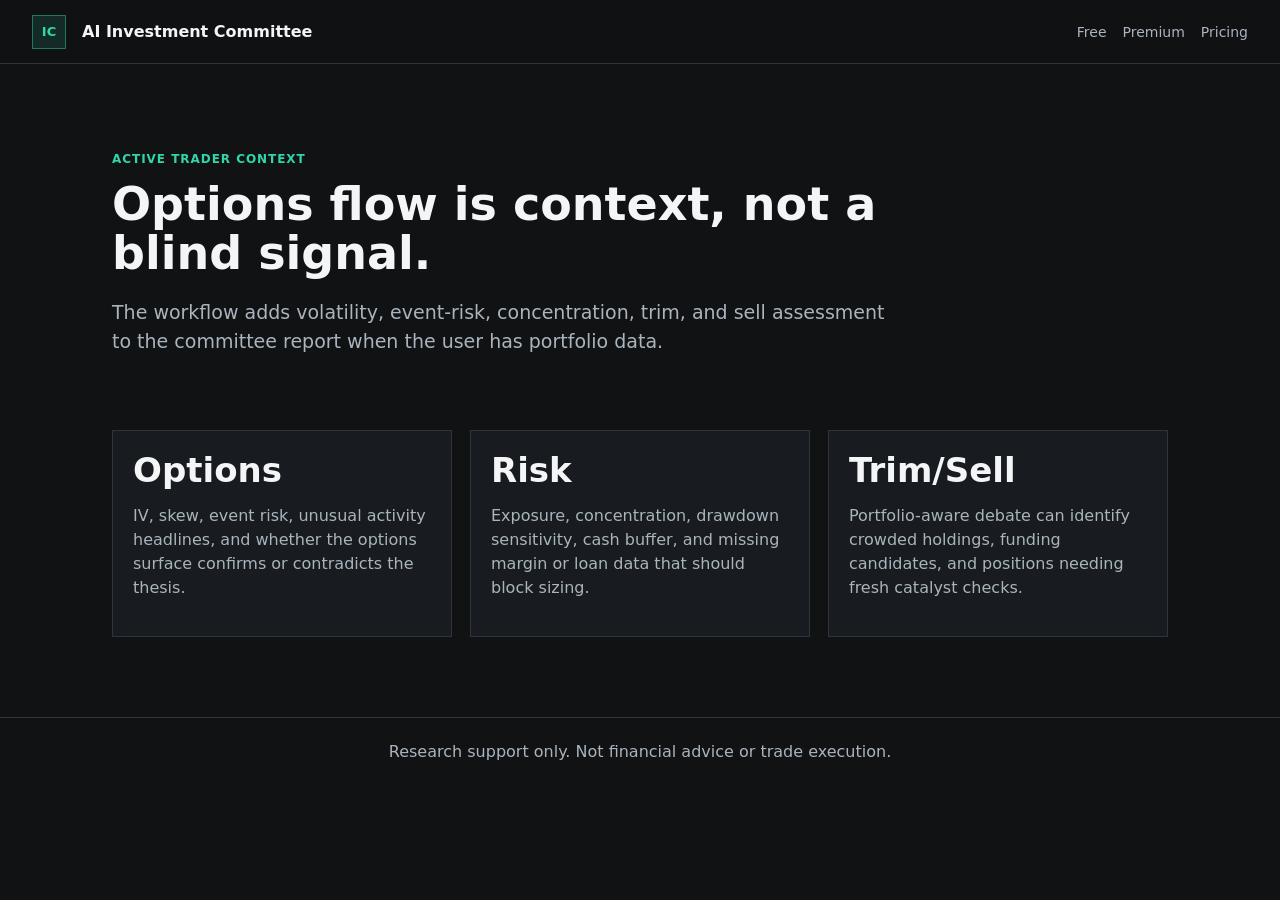
<file: options-risk.html>
<!doctype html>
<html lang="en">
<head>
  <meta charset="utf-8">
  <meta name="viewport" content="width=device-width, initial-scale=1">
  <title>Options And Risk | AI Investment Committee</title>
  <meta name="description" content="Options context, volatility checks, portfolio risk, trim and sell assessment workflow.">
  <link rel="stylesheet" href="./styles.css">
</head>
<body>
  <header class="topbar">
    <a class="brand" href="./index.html"><span class="brand-mark">IC</span><span>AI Investment Committee</span></a>
    <nav aria-label="Primary"><a href="./free-report.html">Free</a><a href="./premium.html">Premium</a><a href="./pricing.html">Pricing</a></nav>
  </header>
  <main class="page-shell">
    <section class="page-hero">
      <p class="eyebrow">Active trader context</p>
      <h1>Options flow is context, not a blind signal.</h1>
      <p class="lead">The workflow adds volatility, event-risk, concentration, trim, and sell assessment to the committee report when the user has portfolio data.</p>
    </section>
    <section class="content-grid three">
      <article class="content-panel"><h2>Options</h2><p>IV, skew, event risk, unusual activity headlines, and whether the options surface confirms or contradicts the thesis.</p></article>
      <article class="content-panel"><h2>Risk</h2><p>Exposure, concentration, drawdown sensitivity, cash buffer, and missing margin or loan data that should block sizing.</p></article>
      <article class="content-panel"><h2>Trim/Sell</h2><p>Portfolio-aware debate can identify crowded holdings, funding candidates, and positions needing fresh catalyst checks.</p></article>
    </section>
  </main>
  <footer><p>Research support only. Not financial advice or trade execution.</p></footer>
</body>
</html>
</file>
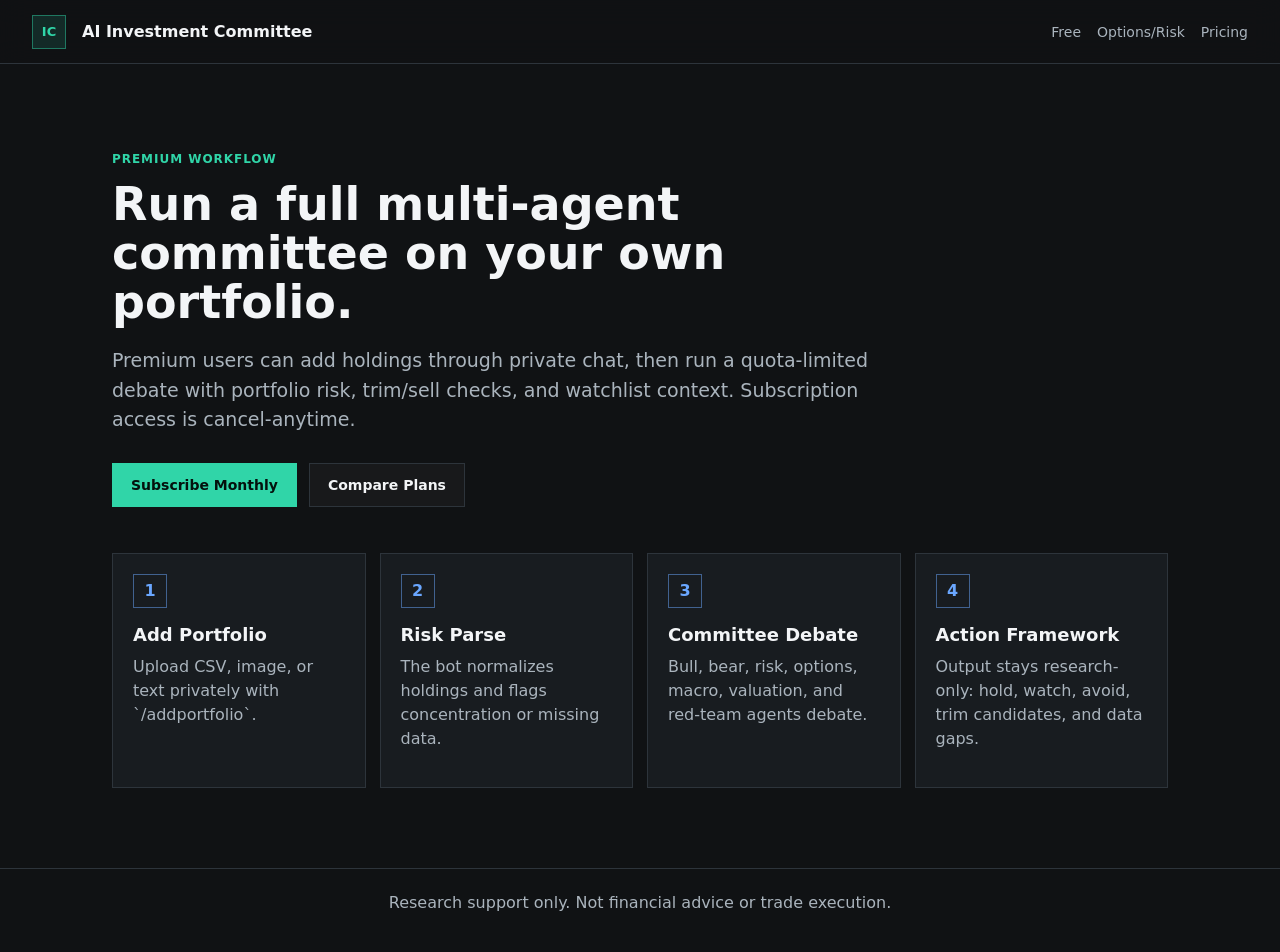
<file: premium.html>
<!doctype html>
<html lang="en">
<head>
  <meta charset="utf-8">
  <meta name="viewport" content="width=device-width, initial-scale=1">
  <title>Premium Portfolio Debate | AI Investment Committee</title>
  <meta name="description" content="Premium portfolio upload and multi-agent investment committee debate workflow.">
  <link rel="stylesheet" href="./styles.css">
</head>
<body>
  <header class="topbar">
    <a class="brand" href="./index.html"><span class="brand-mark">IC</span><span>AI Investment Committee</span></a>
    <nav aria-label="Primary"><a href="./free-report.html">Free</a><a href="./options-risk.html">Options/Risk</a><a href="./pricing.html">Pricing</a></nav>
  </header>
  <main class="page-shell">
    <section class="page-hero">
      <p class="eyebrow">Premium workflow</p>
      <h1>Run a full multi-agent committee on your own portfolio.</h1>
      <p class="lead">Premium users can add holdings through private chat, then run a quota-limited debate with portfolio risk, trim/sell checks, and watchlist context. Subscription access is cancel-anytime.</p>
      <div class="hero-actions">
        <a class="button primary" href="./subscribe.html">Subscribe Monthly</a>
        <a class="button secondary" href="./pricing.html">Compare Plans</a>
      </div>
    </section>
    <section class="timeline">
      <article><span>1</span><h3>Add Portfolio</h3><p>Upload CSV, image, or text privately with `/addportfolio`.</p></article>
      <article><span>2</span><h3>Risk Parse</h3><p>The bot normalizes holdings and flags concentration or missing data.</p></article>
      <article><span>3</span><h3>Committee Debate</h3><p>Bull, bear, risk, options, macro, valuation, and red-team agents debate.</p></article>
      <article><span>4</span><h3>Action Framework</h3><p>Output stays research-only: hold, watch, avoid, trim candidates, and data gaps.</p></article>
    </section>
  </main>
  <footer><p>Research support only. Not financial advice or trade execution.</p></footer>
</body>
</html>
</file>
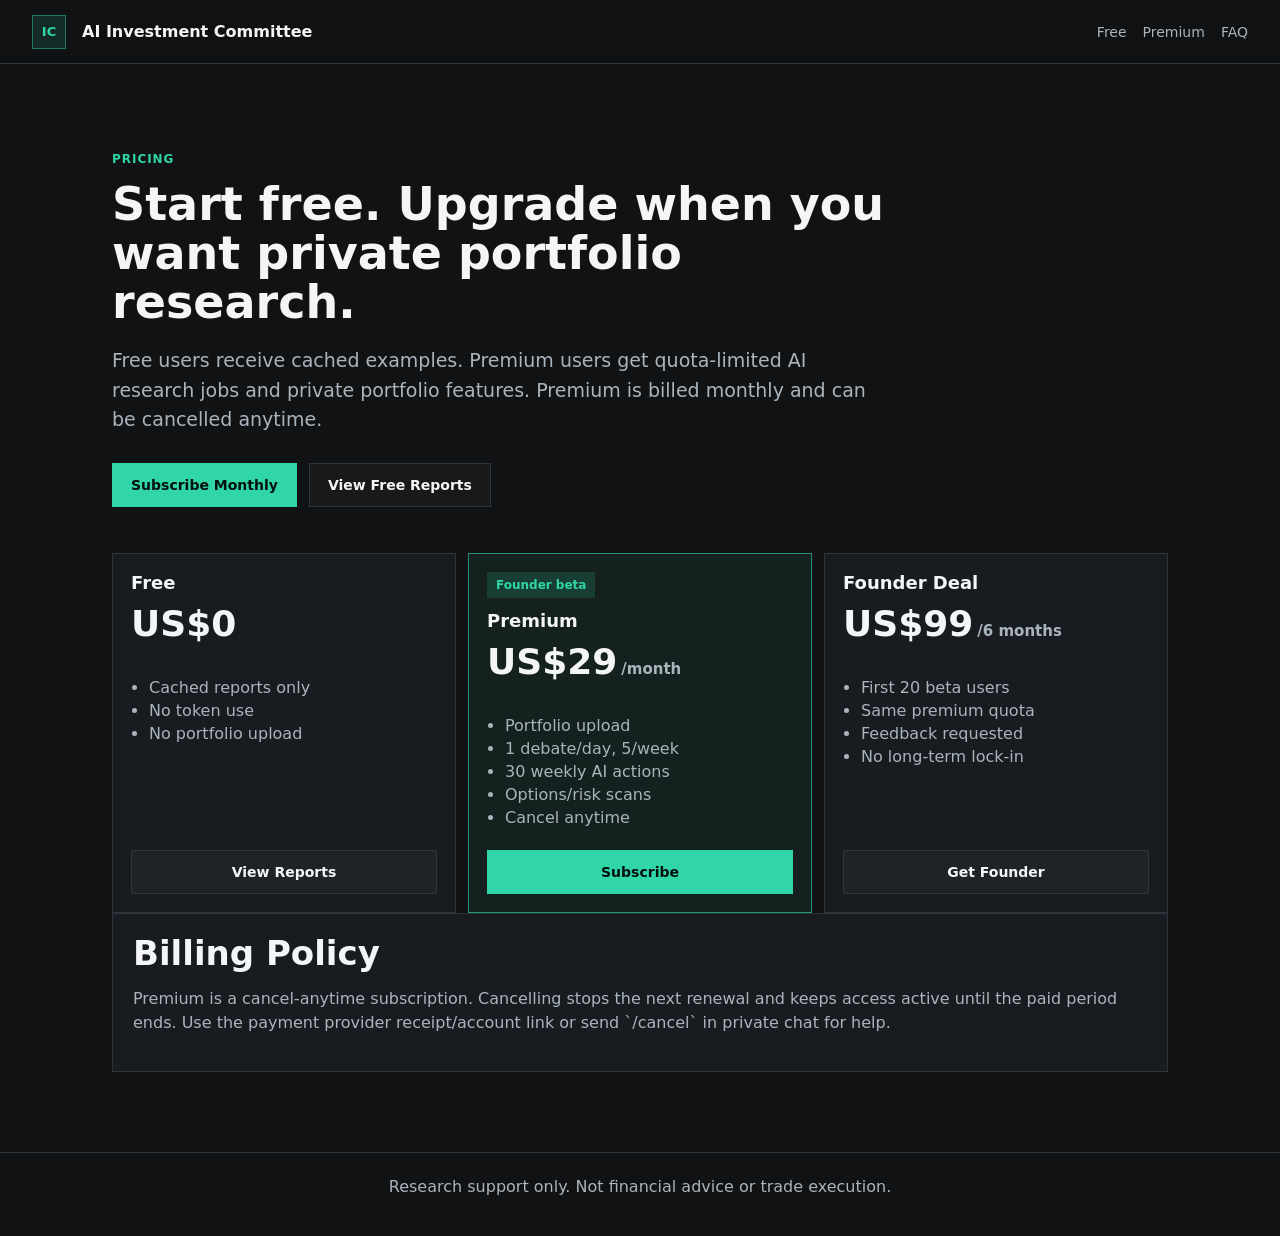
<file: pricing.html>
<!doctype html>
<html lang="en">
<head>
  <meta charset="utf-8">
  <meta name="viewport" content="width=device-width, initial-scale=1">
  <title>Pricing | AI Investment Committee</title>
  <meta name="description" content="Free and premium pricing for AI Investment Committee.">
  <link rel="stylesheet" href="./styles.css">
</head>
<body>
  <header class="topbar">
    <a class="brand" href="./index.html"><span class="brand-mark">IC</span><span>AI Investment Committee</span></a>
    <nav aria-label="Primary"><a href="./free-report.html">Free</a><a href="./premium.html">Premium</a><a href="./faq.html">FAQ</a></nav>
  </header>
  <main class="page-shell">
    <section class="page-hero">
      <p class="eyebrow">Pricing</p>
      <h1>Start free. Upgrade when you want private portfolio research.</h1>
      <p class="lead">Free users receive cached examples. Premium users get quota-limited AI research jobs and private portfolio features. Premium is billed monthly and can be cancelled anytime.</p>
      <div class="hero-actions">
        <a class="button primary" href="./subscribe.html">Subscribe Monthly</a>
        <a class="button secondary" href="./latest-reports.html">View Free Reports</a>
      </div>
    </section>
    <section class="plans standalone">
      <article class="plan"><h3>Free</h3><p class="price">US$0</p><ul><li>Cached reports only</li><li>No token use</li><li>No portfolio upload</li></ul><a class="button secondary" href="./latest-reports.html">View Reports</a></article>
      <article class="plan featured"><p class="badge">Founder beta</p><h3>Premium</h3><p class="price">US$29<span>/month</span></p><ul><li>Portfolio upload</li><li>1 debate/day, 5/week</li><li>30 weekly AI actions</li><li>Options/risk scans</li><li>Cancel anytime</li></ul><a class="button primary" data-payment-link href="https://gumroad.com/l/ai-investment-committee-beta">Subscribe</a></article>
      <article class="plan"><h3>Founder Deal</h3><p class="price">US$99<span>/6 months</span></p><ul><li>First 20 beta users</li><li>Same premium quota</li><li>Feedback requested</li><li>No long-term lock-in</li></ul><a class="button secondary" data-founder-payment-link href="https://gumroad.com/l/ai-investment-committee-founder">Get Founder</a></article>
    </section>
    <section class="content-panel">
      <h2>Billing Policy</h2>
      <p>Premium is a cancel-anytime subscription. Cancelling stops the next renewal and keeps access active until the paid period ends. Use the payment provider receipt/account link or send `/cancel` in private chat for help.</p>
    </section>
  </main>
  <footer><p>Research support only. Not financial advice or trade execution.</p></footer>
  <script src="./main.js"></script>
</body>
</html>
</file>
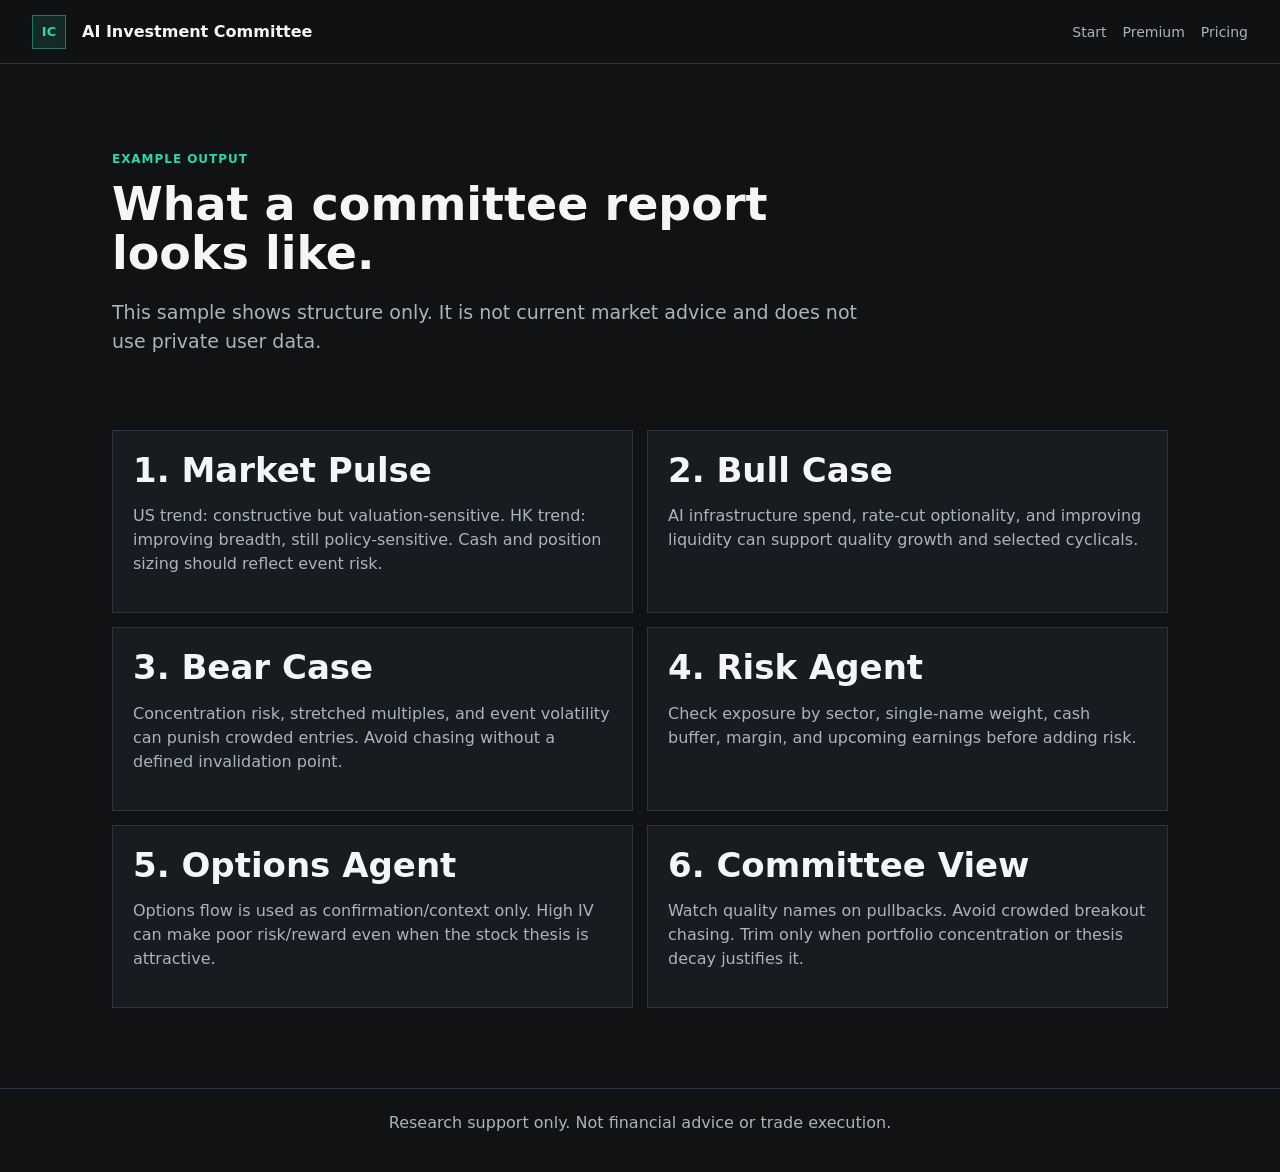
<file: sample-report.html>
<!doctype html>
<html lang="en">
<head>
  <meta charset="utf-8">
  <meta name="viewport" content="width=device-width, initial-scale=1">
  <title>Sample Committee Report | AI Investment Committee</title>
  <meta name="description" content="Sample AI Investment Committee report structure for market research.">
  <link rel="stylesheet" href="./styles.css">
</head>
<body>
  <header class="topbar">
    <a class="brand" href="./index.html"><span class="brand-mark">IC</span><span>AI Investment Committee</span></a>
    <nav aria-label="Primary"><a href="./start.html">Start</a><a href="./premium.html">Premium</a><a href="./pricing.html">Pricing</a></nav>
  </header>
  <main class="page-shell">
    <section class="page-hero">
      <p class="eyebrow">Example output</p>
      <h1>What a committee report looks like.</h1>
      <p class="lead">This sample shows structure only. It is not current market advice and does not use private user data.</p>
    </section>
    <section class="report-layout">
      <article class="content-panel"><h2>1. Market Pulse</h2><p>US trend: constructive but valuation-sensitive. HK trend: improving breadth, still policy-sensitive. Cash and position sizing should reflect event risk.</p></article>
      <article class="content-panel"><h2>2. Bull Case</h2><p>AI infrastructure spend, rate-cut optionality, and improving liquidity can support quality growth and selected cyclicals.</p></article>
      <article class="content-panel"><h2>3. Bear Case</h2><p>Concentration risk, stretched multiples, and event volatility can punish crowded entries. Avoid chasing without a defined invalidation point.</p></article>
      <article class="content-panel"><h2>4. Risk Agent</h2><p>Check exposure by sector, single-name weight, cash buffer, margin, and upcoming earnings before adding risk.</p></article>
      <article class="content-panel"><h2>5. Options Agent</h2><p>Options flow is used as confirmation/context only. High IV can make poor risk/reward even when the stock thesis is attractive.</p></article>
      <article class="content-panel"><h2>6. Committee View</h2><p>Watch quality names on pullbacks. Avoid crowded breakout chasing. Trim only when portfolio concentration or thesis decay justifies it.</p></article>
    </section>
  </main>
  <footer><p>Research support only. Not financial advice or trade execution.</p></footer>
</body>
</html>
</file>
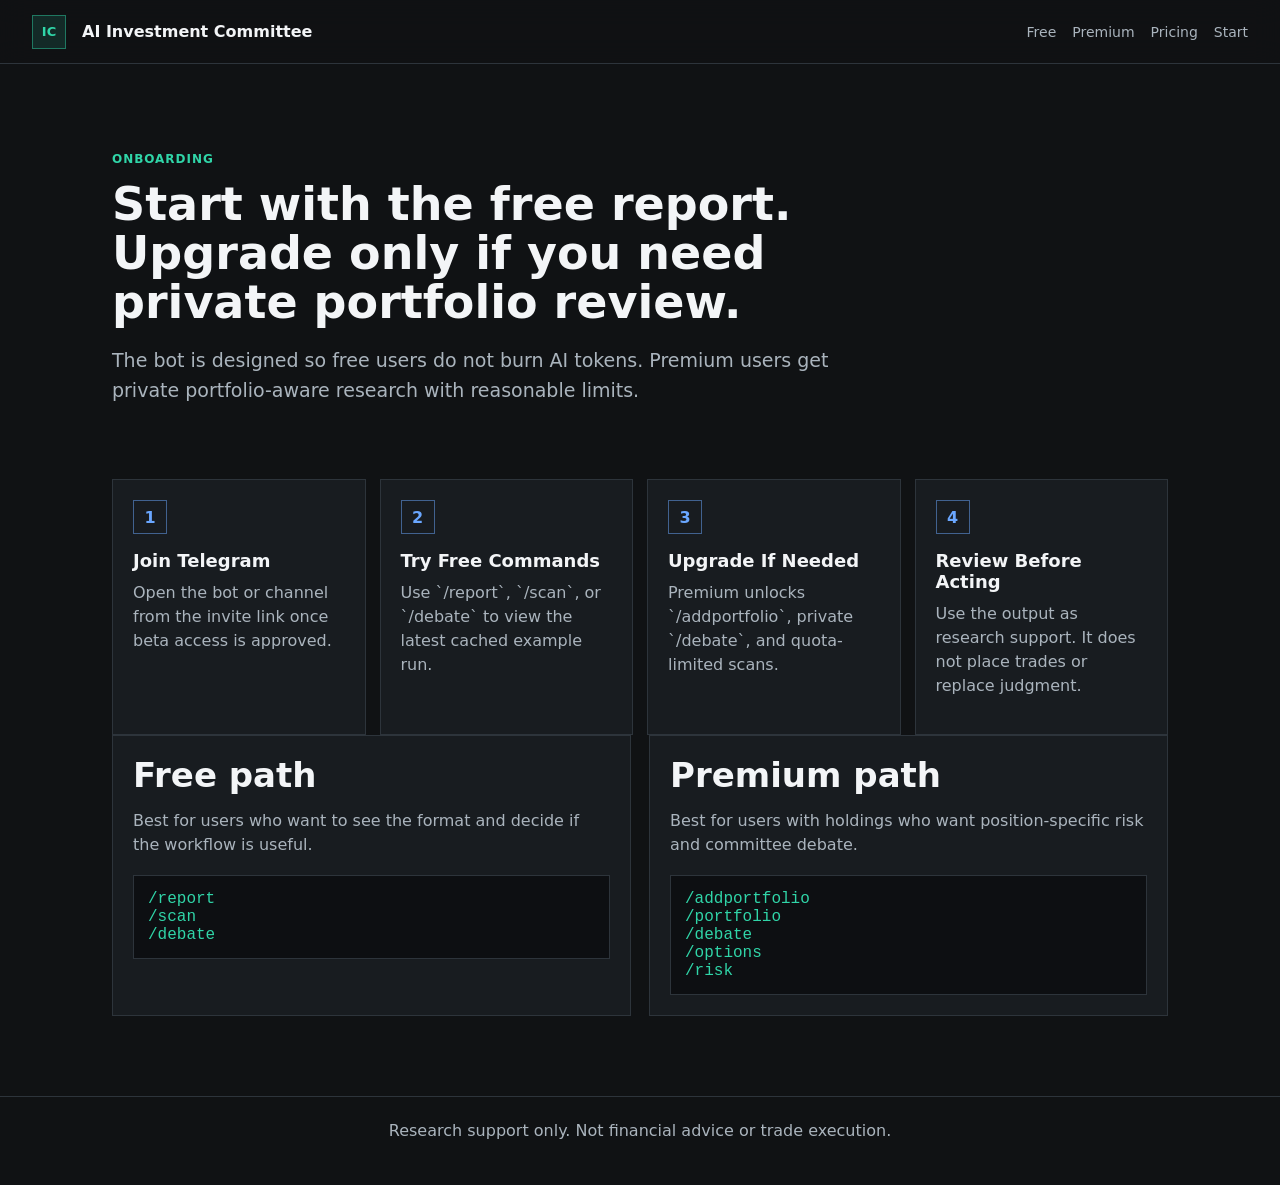
<file: start.html>
<!doctype html>
<html lang="en">
<head>
  <meta charset="utf-8">
  <meta name="viewport" content="width=device-width, initial-scale=1">
  <title>How To Start | AI Investment Committee</title>
  <meta name="description" content="How to start using the AI Investment Committee Telegram research bot.">
  <link rel="stylesheet" href="./styles.css">
</head>
<body>
  <header class="topbar">
    <a class="brand" href="./index.html"><span class="brand-mark">IC</span><span>AI Investment Committee</span></a>
    <nav aria-label="Primary"><a href="./free-report.html">Free</a><a href="./premium.html">Premium</a><a href="./pricing.html">Pricing</a><a href="./links.html">Start</a></nav>
  </header>
  <main class="page-shell">
    <section class="page-hero">
      <p class="eyebrow">Onboarding</p>
      <h1>Start with the free report. Upgrade only if you need private portfolio review.</h1>
      <p class="lead">The bot is designed so free users do not burn AI tokens. Premium users get private portfolio-aware research with reasonable limits.</p>
    </section>
    <section class="timeline">
      <article><span>1</span><h3>Join Telegram</h3><p>Open the bot or channel from the invite link once beta access is approved.</p></article>
      <article><span>2</span><h3>Try Free Commands</h3><p>Use `/report`, `/scan`, or `/debate` to view the latest cached example run.</p></article>
      <article><span>3</span><h3>Upgrade If Needed</h3><p>Premium unlocks `/addportfolio`, private `/debate`, and quota-limited scans.</p></article>
      <article><span>4</span><h3>Review Before Acting</h3><p>Use the output as research support. It does not place trades or replace judgment.</p></article>
    </section>
    <section class="content-grid">
      <article class="content-panel"><h2>Free path</h2><p>Best for users who want to see the format and decide if the workflow is useful.</p><div class="command-box">/report<br>/scan<br>/debate</div></article>
      <article class="content-panel"><h2>Premium path</h2><p>Best for users with holdings who want position-specific risk and committee debate.</p><div class="command-box">/addportfolio<br>/portfolio<br>/debate<br>/options<br>/risk</div></article>
    </section>
  </main>
  <footer><p>Research support only. Not financial advice or trade execution.</p></footer>
</body>
</html>
</file>
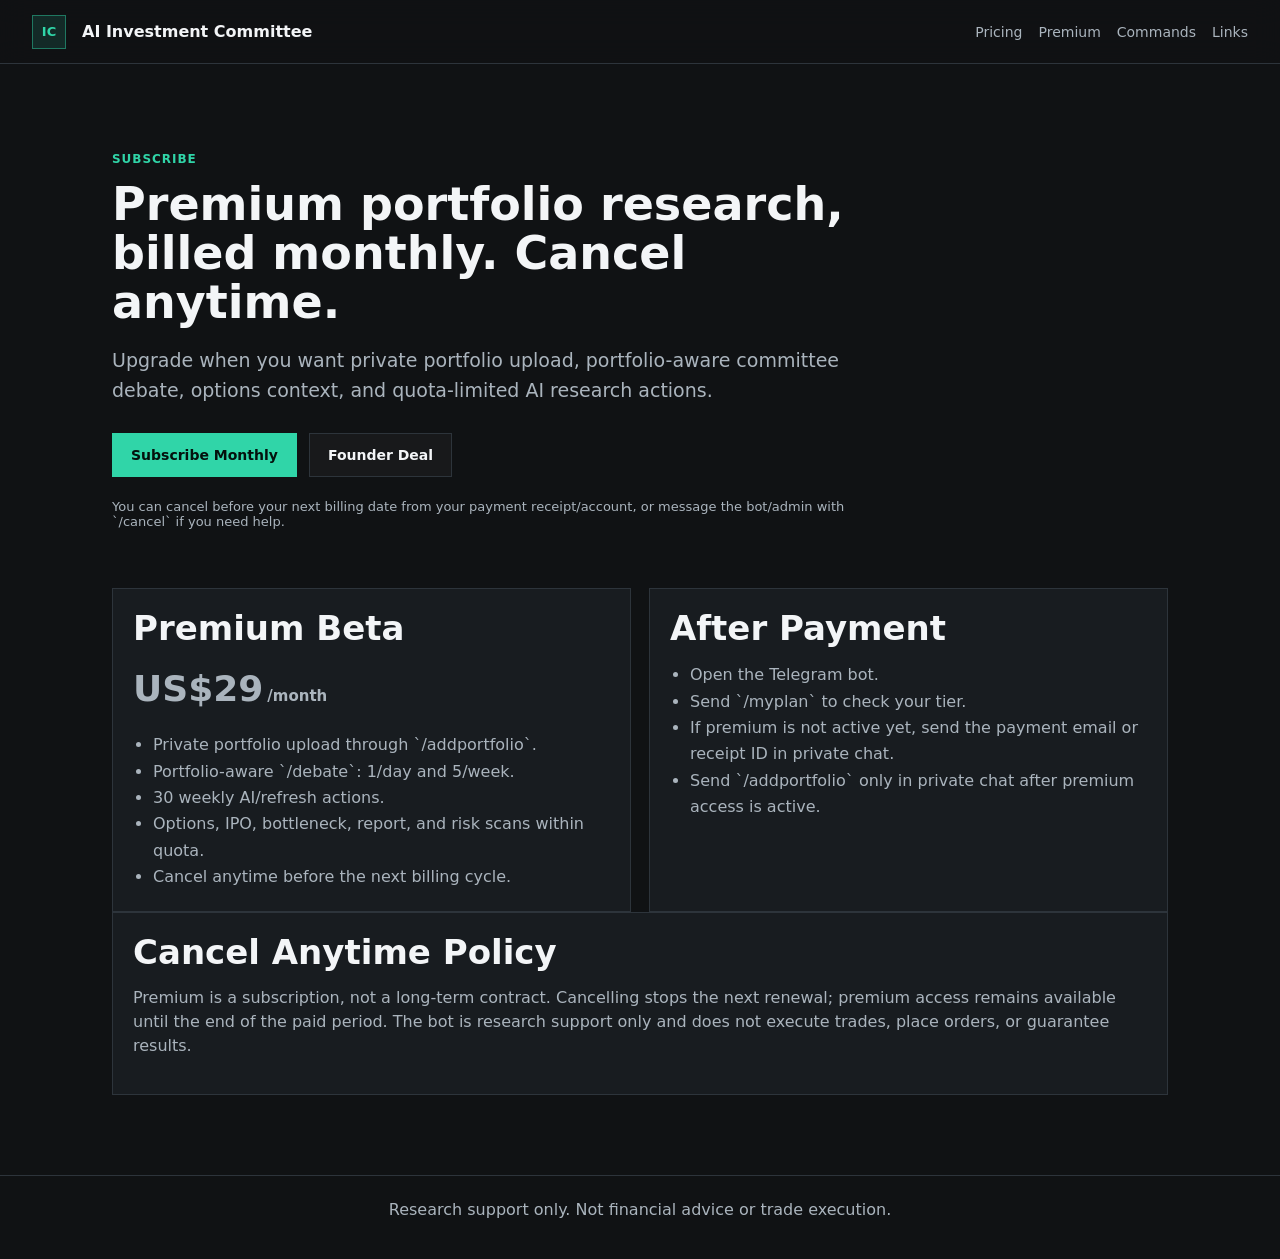
<file: subscribe.html>
<!doctype html>
<html lang="en">
<head>
  <meta charset="utf-8">
  <meta name="viewport" content="width=device-width, initial-scale=1">
  <title>Subscribe | AI Investment Committee</title>
  <meta name="description" content="Subscribe to AI Investment Committee premium beta. Cancel anytime.">
  <link rel="stylesheet" href="./styles.css">
</head>
<body>
  <header class="topbar">
    <a class="brand" href="./index.html"><span class="brand-mark">IC</span><span>AI Investment Committee</span></a>
    <nav aria-label="Primary"><a href="./pricing.html">Pricing</a><a href="./premium.html">Premium</a><a href="./commands.html">Commands</a><a href="./links.html">Links</a></nav>
  </header>
  <main class="page-shell">
    <section class="page-hero">
      <p class="eyebrow">Subscribe</p>
      <h1>Premium portfolio research, billed monthly. Cancel anytime.</h1>
      <p class="lead">Upgrade when you want private portfolio upload, portfolio-aware committee debate, options context, and quota-limited AI research actions.</p>
      <div class="hero-actions">
        <a class="button primary" data-payment-link href="https://gumroad.com/l/ai-investment-committee-beta">Subscribe Monthly</a>
        <a class="button secondary" data-founder-payment-link href="https://gumroad.com/l/ai-investment-committee-founder">Founder Deal</a>
      </div>
      <p class="notice">You can cancel before your next billing date from your payment receipt/account, or message the bot/admin with `/cancel` if you need help.</p>
    </section>

    <section class="content-grid">
      <article class="content-panel">
        <h2>Premium Beta</h2>
        <p class="price">US$29<span>/month</span></p>
        <ul class="check-list">
          <li>Private portfolio upload through `/addportfolio`.</li>
          <li>Portfolio-aware `/debate`: 1/day and 5/week.</li>
          <li>30 weekly AI/refresh actions.</li>
          <li>Options, IPO, bottleneck, report, and risk scans within quota.</li>
          <li>Cancel anytime before the next billing cycle.</li>
        </ul>
      </article>
      <article class="content-panel">
        <h2>After Payment</h2>
        <ul class="check-list">
          <li>Open the Telegram bot.</li>
          <li>Send `/myplan` to check your tier.</li>
          <li>If premium is not active yet, send the payment email or receipt ID in private chat.</li>
          <li>Send `/addportfolio` only in private chat after premium access is active.</li>
        </ul>
      </article>
    </section>

    <section class="content-panel">
      <h2>Cancel Anytime Policy</h2>
      <p>Premium is a subscription, not a long-term contract. Cancelling stops the next renewal; premium access remains available until the end of the paid period. The bot is research support only and does not execute trades, place orders, or guarantee results.</p>
    </section>
  </main>
  <footer><p>Research support only. Not financial advice or trade execution.</p></footer>
  <script src="./main.js"></script>
</body>
</html>
</file>
<file: styles.css>
:root {
  color-scheme: dark;
  --bg: #101214;
  --panel: #181c20;
  --panel-2: #20252b;
  --text: #f3f5f7;
  --muted: #aab4bd;
  --line: #2d343b;
  --primary: #30d5a8;
  --accent: #6aa7ff;
  --warm: #ffbd66;
  --danger: #ff6f7d;
}

* { box-sizing: border-box; }

html { scroll-behavior: smooth; }

body {
  margin: 0;
  font-family: Inter, ui-sans-serif, system-ui, -apple-system, BlinkMacSystemFont, "Segoe UI", sans-serif;
  background: var(--bg);
  color: var(--text);
  letter-spacing: 0;
}

a { color: inherit; text-decoration: none; }

.topbar {
  position: sticky;
  top: 0;
  z-index: 10;
  display: flex;
  justify-content: space-between;
  align-items: center;
  min-height: 64px;
  padding: 0 32px;
  background: rgba(16, 18, 20, 0.88);
  border-bottom: 1px solid var(--line);
  backdrop-filter: blur(14px);
}

.brand, nav {
  display: flex;
  align-items: center;
  gap: 16px;
}

.brand {
  font-weight: 700;
}

.brand-mark {
  display: grid;
  place-items: center;
  width: 34px;
  height: 34px;
  border: 1px solid rgba(48, 213, 168, 0.45);
  background: rgba(48, 213, 168, 0.13);
  color: var(--primary);
  font-size: 13px;
}

nav a {
  color: var(--muted);
  font-size: 14px;
}

nav a:hover { color: var(--text); }

nav {
  flex-wrap: wrap;
}

.hero {
  display: grid;
  grid-template-columns: minmax(320px, 0.95fr) minmax(320px, 1.05fr);
  gap: 44px;
  align-items: center;
  min-height: 78vh;
  padding: 34px 32px 30px;
  max-width: 1240px;
  margin: 0 auto;
}

.hero-media {
  min-height: 430px;
  display: grid;
  align-items: center;
}

.hero-media img {
  width: 100%;
  max-height: 560px;
  object-fit: cover;
  border: 1px solid var(--line);
  box-shadow: 0 24px 80px rgba(0, 0, 0, 0.35);
}

.hero-copy {
  max-width: 620px;
}

.eyebrow {
  color: var(--primary);
  text-transform: uppercase;
  font-size: 12px;
  font-weight: 700;
  letter-spacing: 0.08em;
  margin: 0 0 14px;
}

h1, h2, h3, p { margin-top: 0; }

h1 {
  font-size: 58px;
  line-height: 1.02;
  margin-bottom: 20px;
}

h2 {
  font-size: 34px;
  line-height: 1.15;
  margin-bottom: 14px;
}

h3 {
  font-size: 18px;
  margin-bottom: 10px;
}

.lead {
  color: var(--muted);
  font-size: 19px;
  line-height: 1.55;
  margin-bottom: 28px;
}

.hero-actions, .plans {
  display: flex;
  gap: 12px;
  flex-wrap: wrap;
}

.button {
  display: inline-flex;
  align-items: center;
  justify-content: center;
  min-height: 44px;
  padding: 0 18px;
  border: 1px solid var(--line);
  font-weight: 700;
  font-size: 14px;
  cursor: pointer;
}

.button.primary {
  background: var(--primary);
  color: #04110d;
  border-color: var(--primary);
}

.button.secondary {
  background: rgba(255,255,255,0.03);
  color: var(--text);
}

.notice {
  margin-top: 22px;
  color: var(--muted);
  font-size: 13px;
}

.metrics {
  display: grid;
  grid-template-columns: repeat(3, 1fr);
  gap: 1px;
  background: var(--line);
  border-top: 1px solid var(--line);
  border-bottom: 1px solid var(--line);
}

.metrics div {
  background: var(--panel);
  padding: 26px 32px;
}

.metrics strong {
  display: block;
  font-size: 28px;
  margin-bottom: 8px;
}

.metrics span {
  color: var(--muted);
  line-height: 1.4;
}

.section {
  max-width: 1240px;
  margin: 0 auto;
  padding: 76px 32px;
}

.section-heading {
  max-width: 680px;
  margin-bottom: 28px;
}

.screenshots {
  display: grid;
  grid-template-columns: repeat(3, 1fr);
  gap: 18px;
}

.shot, .plan, .waitlist-form {
  border: 1px solid var(--line);
  background: var(--panel);
  padding: 18px;
}

.shot > p, .plan li, .waitlist p {
  color: var(--muted);
  line-height: 1.45;
}

.telegram-window {
  background: #0d0f12;
  border: 1px solid #2a3037;
  min-height: 420px;
  padding: 14px;
  margin-bottom: 18px;
}

.window-head {
  display: flex;
  align-items: center;
  gap: 7px;
  padding-bottom: 14px;
  border-bottom: 1px solid #252b32;
  color: var(--muted);
  font-size: 13px;
}

.window-head span {
  width: 9px;
  height: 9px;
  background: #4b535c;
  border-radius: 50%;
}

.window-head b {
  margin-left: auto;
  color: var(--text);
}

.message {
  max-width: 86%;
  padding: 10px 12px;
  margin-top: 14px;
  font-size: 14px;
  line-height: 1.35;
}

.incoming {
  background: #27313b;
}

.outgoing {
  margin-left: auto;
  background: rgba(48, 213, 168, 0.17);
  border: 1px solid rgba(48, 213, 168, 0.32);
}

.report-card {
  margin-top: 16px;
  background: var(--panel-2);
  border-left: 3px solid var(--accent);
  padding: 14px;
}

.report-card.accent { border-left-color: var(--primary); }
.report-card.warm { border-left-color: var(--warm); }

.report-card p, .report-card li {
  color: var(--muted);
  font-size: 13px;
  line-height: 1.45;
}

.report-card ul, .plan ul {
  padding-left: 18px;
  margin-bottom: 0;
}

.pricing {
  border-top: 1px solid var(--line);
}

.plans {
  align-items: stretch;
}

.plan {
  flex: 1 1 280px;
  min-height: 360px;
  display: flex;
  flex-direction: column;
}

.plan.featured {
  border-color: rgba(48, 213, 168, 0.65);
  background: #14211e;
}

.badge {
  align-self: flex-start;
  background: rgba(48, 213, 168, 0.16);
  color: var(--primary);
  padding: 6px 9px;
  font-size: 12px;
  font-weight: 700;
}

.price {
  font-size: 36px;
  font-weight: 800;
  margin-bottom: 16px;
}

.price span {
  color: var(--muted);
  font-size: 15px;
  margin-left: 4px;
}

.plan .button {
  margin-top: auto;
}

.waitlist {
  display: grid;
  grid-template-columns: minmax(280px, 0.8fr) minmax(320px, 1fr);
  gap: 40px;
  align-items: start;
}

.waitlist-form {
  display: grid;
  gap: 14px;
}

label {
  display: grid;
  gap: 7px;
  color: var(--muted);
  font-size: 14px;
}

input, select {
  width: 100%;
  min-height: 44px;
  padding: 0 12px;
  border: 1px solid var(--line);
  background: #101419;
  color: var(--text);
  font: inherit;
}

#formStatus {
  min-height: 20px;
  margin: 0;
  color: var(--primary);
  font-size: 13px;
}

footer {
  border-top: 1px solid var(--line);
  padding: 24px 32px;
  color: var(--muted);
  text-align: center;
}

.page-shell {
  max-width: 1120px;
  margin: 0 auto;
  padding: 54px 32px 80px;
}

.page-hero {
  max-width: 780px;
  padding: 34px 0 46px;
}

.page-hero h1 {
  font-size: 46px;
  line-height: 1.06;
}

.route-grid {
  display: grid;
  grid-template-columns: repeat(3, 1fr);
  gap: 18px;
  border-top: 1px solid var(--line);
}

.route-grid .section-heading {
  grid-column: 1 / -1;
  margin-bottom: 4px;
}

.route-card, .content-panel, .timeline article, .faq-list details, .link-list a {
  border: 1px solid var(--line);
  background: var(--panel);
  padding: 20px;
}

.route-card {
  display: block;
  min-height: 190px;
}

.route-card span, .timeline span {
  display: inline-grid;
  place-items: center;
  width: 34px;
  height: 34px;
  margin-bottom: 16px;
  border: 1px solid rgba(106, 167, 255, 0.5);
  color: var(--accent);
  font-weight: 800;
}

.route-card p, .content-panel p, .timeline p, .faq-list p, .link-list span {
  color: var(--muted);
  line-height: 1.5;
}

.content-grid {
  display: grid;
  grid-template-columns: repeat(2, 1fr);
  gap: 18px;
}

.content-grid.three {
  grid-template-columns: repeat(3, 1fr);
}

.check-list {
  margin: 0;
  padding-left: 20px;
  color: var(--muted);
  line-height: 1.65;
}

.command-box {
  margin-top: 18px;
  padding: 14px;
  background: #0d0f12;
  border: 1px solid var(--line);
  color: var(--primary);
  font-family: ui-monospace, SFMono-Regular, Consolas, monospace;
}

.timeline {
  display: grid;
  grid-template-columns: repeat(4, 1fr);
  gap: 14px;
}

.plans.standalone {
  display: grid;
  grid-template-columns: repeat(3, 1fr);
}

.faq-list {
  display: grid;
  gap: 12px;
}

.faq-list summary {
  cursor: pointer;
  font-weight: 800;
}

.faq-list p {
  margin: 12px 0 0;
}

.report-layout {
  display: grid;
  grid-template-columns: repeat(2, 1fr);
  gap: 14px;
}

.command-table {
  border: 1px solid var(--line);
  background: var(--panel);
}

.command-table div {
  display: grid;
  grid-template-columns: 150px 1fr 150px;
  gap: 18px;
  align-items: center;
  padding: 16px 18px;
  border-bottom: 1px solid var(--line);
}

.command-table div:last-child {
  border-bottom: 0;
}

.command-table b {
  color: var(--primary);
  font-family: ui-monospace, SFMono-Regular, Consolas, monospace;
}

.command-table span, .command-table em {
  color: var(--muted);
  line-height: 1.45;
}

.command-table em {
  font-style: normal;
  text-align: right;
}

.article-list {
  display: grid;
  grid-template-columns: repeat(2, 1fr);
  gap: 18px;
}

.article-list article {
  min-height: 250px;
  border: 1px solid var(--line);
  background: var(--panel);
  padding: 22px;
  display: flex;
  flex-direction: column;
}

.article-list p {
  color: var(--muted);
  line-height: 1.55;
}

.article-list a {
  margin-top: auto;
  color: var(--primary);
  font-weight: 800;
}

.link-hero {
  max-width: 680px;
  margin: 0 auto;
  text-align: center;
}

.link-hero img {
  width: min(100%, 420px);
  border: 1px solid var(--line);
  margin-bottom: 26px;
}

.link-list {
  display: grid;
  gap: 12px;
  text-align: left;
}

.link-list a {
  display: grid;
  gap: 6px;
}

@media (max-width: 900px) {
  .topbar {
    align-items: flex-start;
    flex-direction: column;
    gap: 12px;
    padding: 14px 18px;
  }

  .hero, .waitlist {
    grid-template-columns: 1fr;
  }

  h1 { font-size: 42px; }

  .screenshots, .metrics {
    grid-template-columns: 1fr;
  }

  .route-grid,
  .content-grid,
  .content-grid.three,
  .timeline,
  .plans.standalone,
  .report-layout,
  .article-list {
    grid-template-columns: 1fr;
  }

  .command-table div {
    grid-template-columns: 1fr;
    gap: 6px;
  }

  .command-table em {
    text-align: left;
  }

  .page-shell {
    padding: 34px 18px 58px;
  }

  .page-hero h1 {
    font-size: 36px;
  }

  .hero-media { min-height: auto; }
}
</file>
